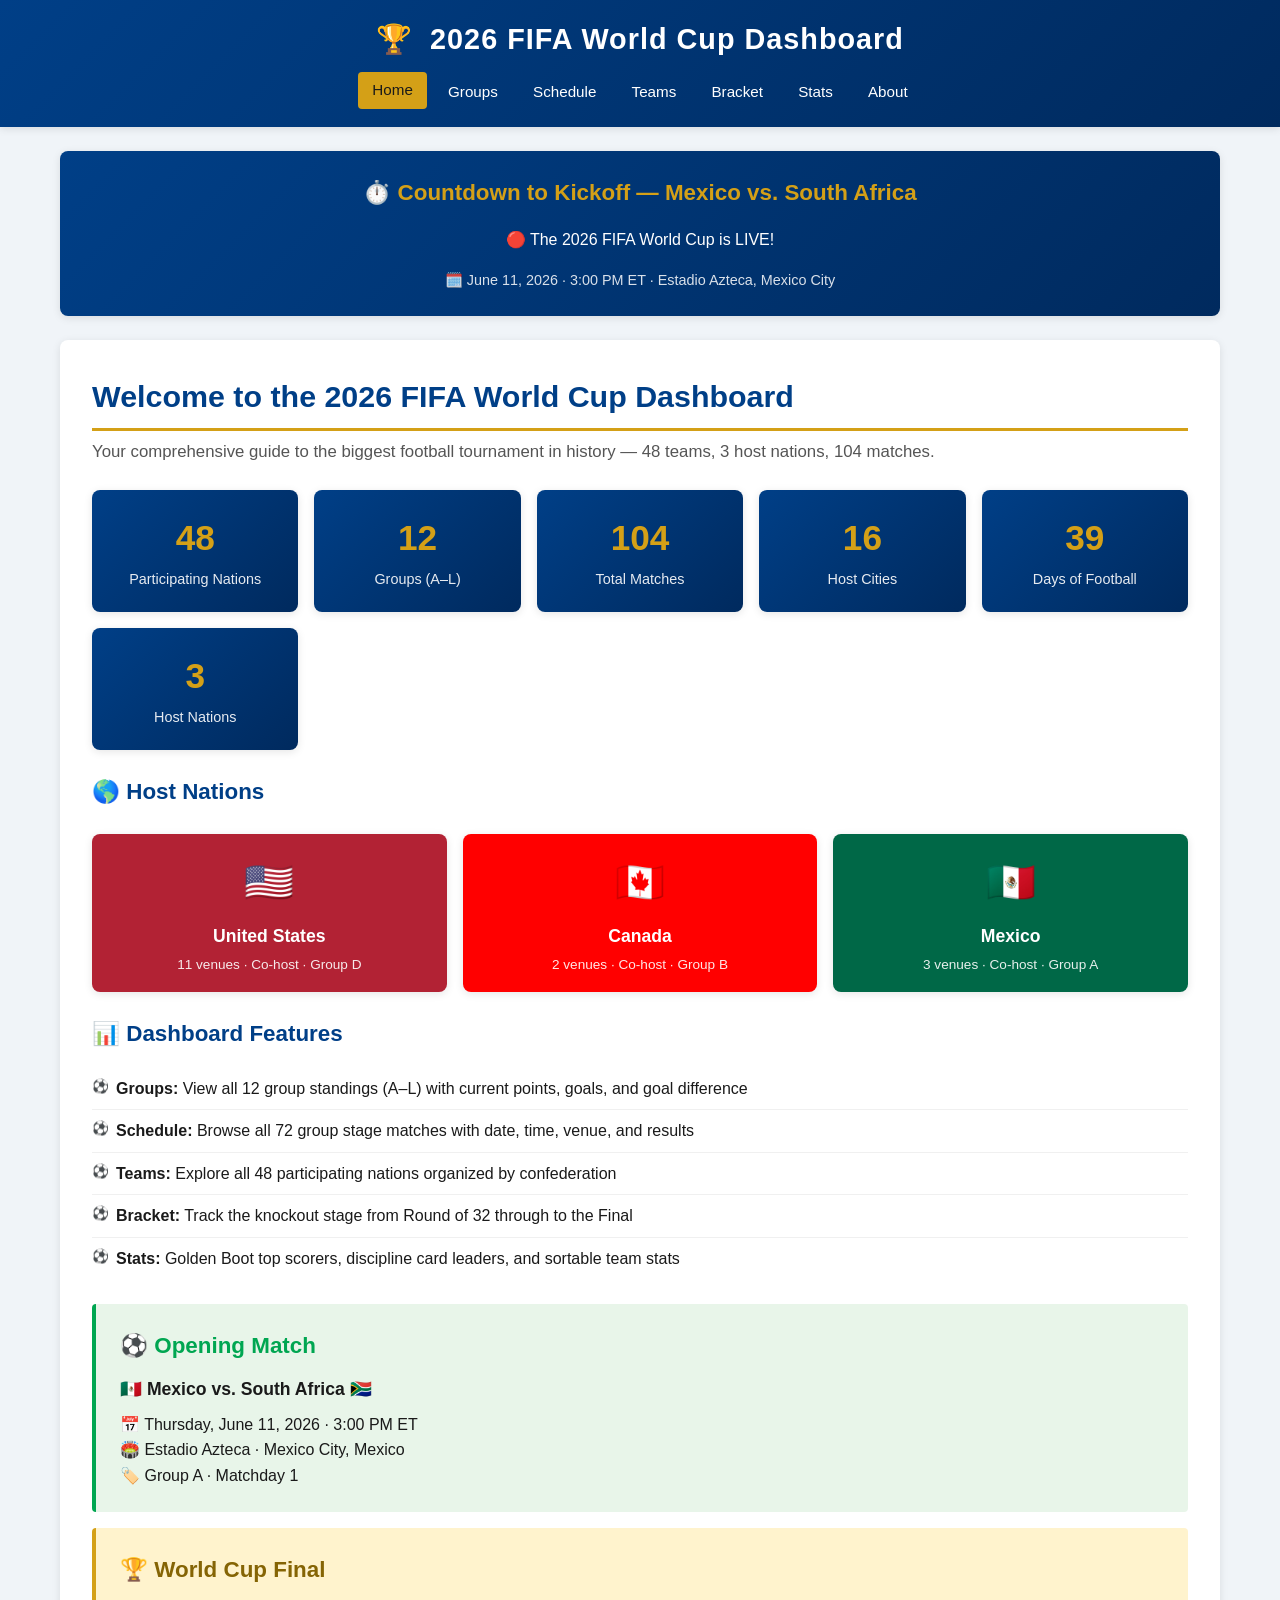
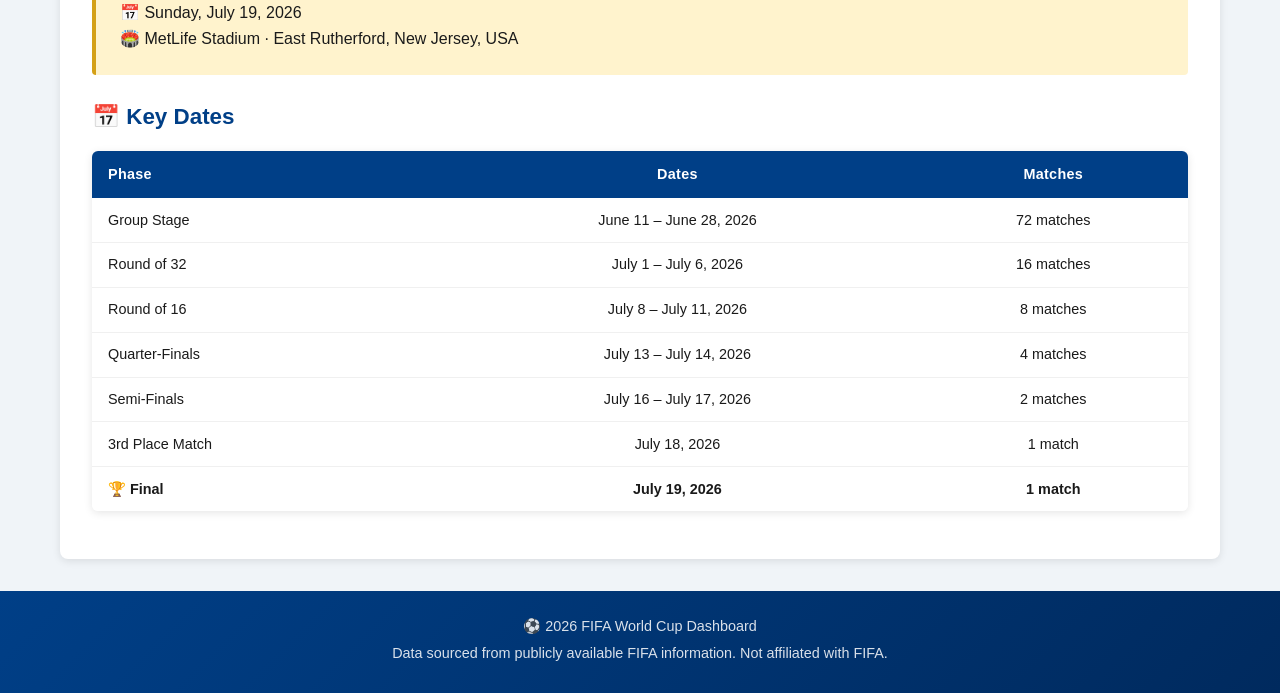
<file: index.html>
<!DOCTYPE html>
<html lang="en">
<head>
    <meta charset="UTF-8">
    <meta name="viewport" content="width=device-width, initial-scale=1.0">
    <title>2026 FIFA World Cup Dashboard</title>
    <link rel="stylesheet" href="styles.css?v=20260603">
</head>
<body>
    <header>
        <div class="container">
            <h1><span class="trophy">🏆</span> 2026 FIFA World Cup Dashboard</h1>
            <nav>
                <ul>
                    <li><a href="index.html" class="active">Home</a></li>
                    <li><a href="groups.html">Groups</a></li>
                    <li><a href="schedule.html">Schedule</a></li>
                    <li><a href="teams.html">Teams</a></li>
                    <li><a href="bracket.html">Bracket</a></li>
                    <li><a href="stats.html">Stats</a></li>
                    <li><a href="about.html">About</a></li>
                </ul>
            </nav>
        </div>
    </header>

    <main class="container">

        <!-- Countdown Section -->
        <section class="countdown-section">
            <h3>⏱️ Countdown to Kickoff — Mexico vs. South Africa</h3>
            <div id="countdown-display">
                <div class="countdown-grid">
                    <div class="countdown-unit"><span class="number">--</span><span class="unit-label">Days</span></div>
                    <div class="countdown-unit"><span class="number">--</span><span class="unit-label">Hours</span></div>
                    <div class="countdown-unit"><span class="number">--</span><span class="unit-label">Minutes</span></div>
                    <div class="countdown-unit"><span class="number">--</span><span class="unit-label">Seconds</span></div>
                </div>
            </div>
            <p style="margin-top:1rem;opacity:0.85;font-size:0.9rem;">🗓️ June 11, 2026 · 3:00 PM ET · Estadio Azteca, Mexico City</p>
        </section>

        <!-- Welcome / Overview -->
        <section>
            <h2>Welcome to the 2026 FIFA World Cup Dashboard</h2>
            <p class="subtitle">Your comprehensive guide to the biggest football tournament in history — 48 teams, 3 host nations, 104 matches.</p>

            <!-- Tournament Stats -->
            <div class="stats-grid">
                <div class="stat-card">
                    <span class="stat-number">48</span>
                    <span class="stat-label">Participating Nations</span>
                </div>
                <div class="stat-card">
                    <span class="stat-number">12</span>
                    <span class="stat-label">Groups (A–L)</span>
                </div>
                <div class="stat-card">
                    <span class="stat-number">104</span>
                    <span class="stat-label">Total Matches</span>
                </div>
                <div class="stat-card">
                    <span class="stat-number">16</span>
                    <span class="stat-label">Host Cities</span>
                </div>
                <div class="stat-card">
                    <span class="stat-number">39</span>
                    <span class="stat-label">Days of Football</span>
                </div>
                <div class="stat-card">
                    <span class="stat-number">3</span>
                    <span class="stat-label">Host Nations</span>
                </div>
            </div>

            <!-- Host Nations -->
            <h3>🌎 Host Nations</h3>
            <div class="host-nations">
                <div class="host-card usa">
                    <span class="flag">🇺🇸</span>
                    <h4>United States</h4>
                    <p>11 venues · Co-host · Group D</p>
                </div>
                <div class="host-card canada">
                    <span class="flag">🇨🇦</span>
                    <h4>Canada</h4>
                    <p>2 venues · Co-host · Group B</p>
                </div>
                <div class="host-card mexico">
                    <span class="flag">🇲🇽</span>
                    <h4>Mexico</h4>
                    <p>3 venues · Co-host · Group A</p>
                </div>
            </div>

            <!-- Features List -->
            <h3>📊 Dashboard Features</h3>
            <ul class="feature-list">
                <li><strong>Groups:</strong> View all 12 group standings (A–L) with current points, goals, and goal difference</li>
                <li><strong>Schedule:</strong> Browse all 72 group stage matches with date, time, venue, and results</li>
                <li><strong>Teams:</strong> Explore all 48 participating nations organized by confederation</li>
                <li><strong>Bracket:</strong> Track the knockout stage from Round of 32 through to the Final</li>
                <li><strong>Stats:</strong> Golden Boot top scorers, discipline card leaders, and sortable team stats</li>
            </ul>

            <!-- Opening Match Highlight -->
            <div style="margin-top:1.5rem;padding:1.5rem;background:#e8f5e9;border-left:4px solid #00a651;border-radius:4px;">
                <h3 style="margin-top:0;color:#00a651;">⚽ Opening Match</h3>
                <p style="margin-bottom:0.5rem;font-size:1.1rem;">
                    <strong>🇲🇽 Mexico vs. South Africa 🇿🇦</strong>
                </p>
                <p style="margin-bottom:0;">
                    📅 Thursday, June 11, 2026 · 3:00 PM ET<br>
                    🏟️ Estadio Azteca · Mexico City, Mexico<br>
                    🏷️ Group A · Matchday 1
                </p>
            </div>

            <!-- Final Highlight -->
            <div style="margin-top:1rem;padding:1.5rem;background:#fff3cd;border-left:4px solid #d4a017;border-radius:4px;">
                <h3 style="margin-top:0;color:#856404;">🏆 World Cup Final</h3>
                <p style="margin-bottom:0;">
                    📅 Sunday, July 19, 2026<br>
                    🏟️ MetLife Stadium · East Rutherford, New Jersey, USA
                </p>
            </div>

            <!-- Key Dates -->
            <h3>📅 Key Dates</h3>
            <div class="table-container">
                <table>
                    <thead>
                        <tr>
                            <th>Phase</th>
                            <th>Dates</th>
                            <th>Matches</th>
                        </tr>
                    </thead>
                    <tbody>
                        <tr><td>Group Stage</td><td>June 11 – June 28, 2026</td><td>72 matches</td></tr>
                        <tr><td>Round of 32</td><td>July 1 – July 6, 2026</td><td>16 matches</td></tr>
                        <tr><td>Round of 16</td><td>July 8 – July 11, 2026</td><td>8 matches</td></tr>
                        <tr><td>Quarter-Finals</td><td>July 13 – July 14, 2026</td><td>4 matches</td></tr>
                        <tr><td>Semi-Finals</td><td>July 16 – July 17, 2026</td><td>2 matches</td></tr>
                        <tr><td>3rd Place Match</td><td>July 18, 2026</td><td>1 match</td></tr>
                        <tr><td><strong>🏆 Final</strong></td><td><strong>July 19, 2026</strong></td><td><strong>1 match</strong></td></tr>
                    </tbody>
                </table>
            </div>
        </section>

    </main>

    <footer>
        <div class="container">
            <p>⚽ 2026 FIFA World Cup Dashboard</p>
            <p>Data sourced from publicly available FIFA information. Not affiliated with FIFA.</p>
        </div>
    </footer>

    <button id="scroll-to-top" class="scroll-to-top" aria-label="Scroll to top" title="Scroll to top">↑</button>

<script src="scores.js?v=20261015170547"></script>
    <script src="app.js?v=202607012020"></script>
</body>
</html>
</file>
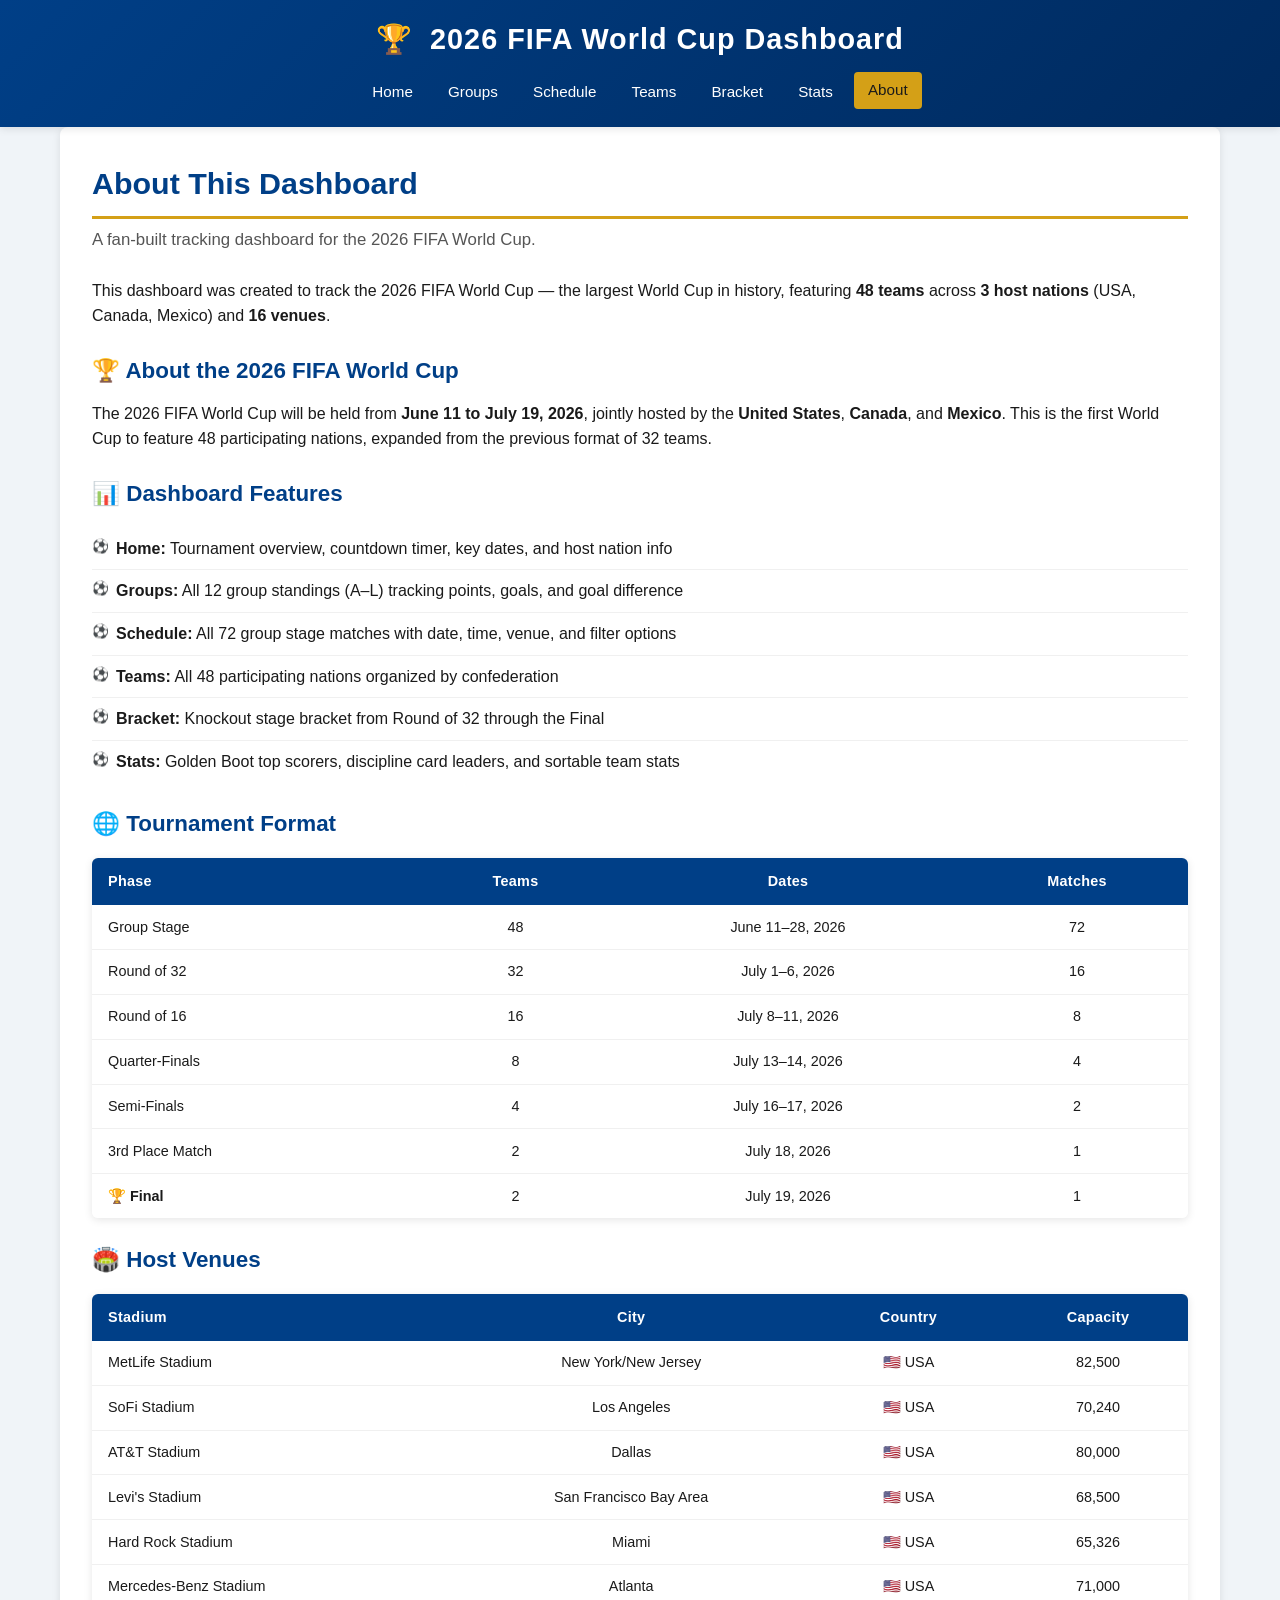
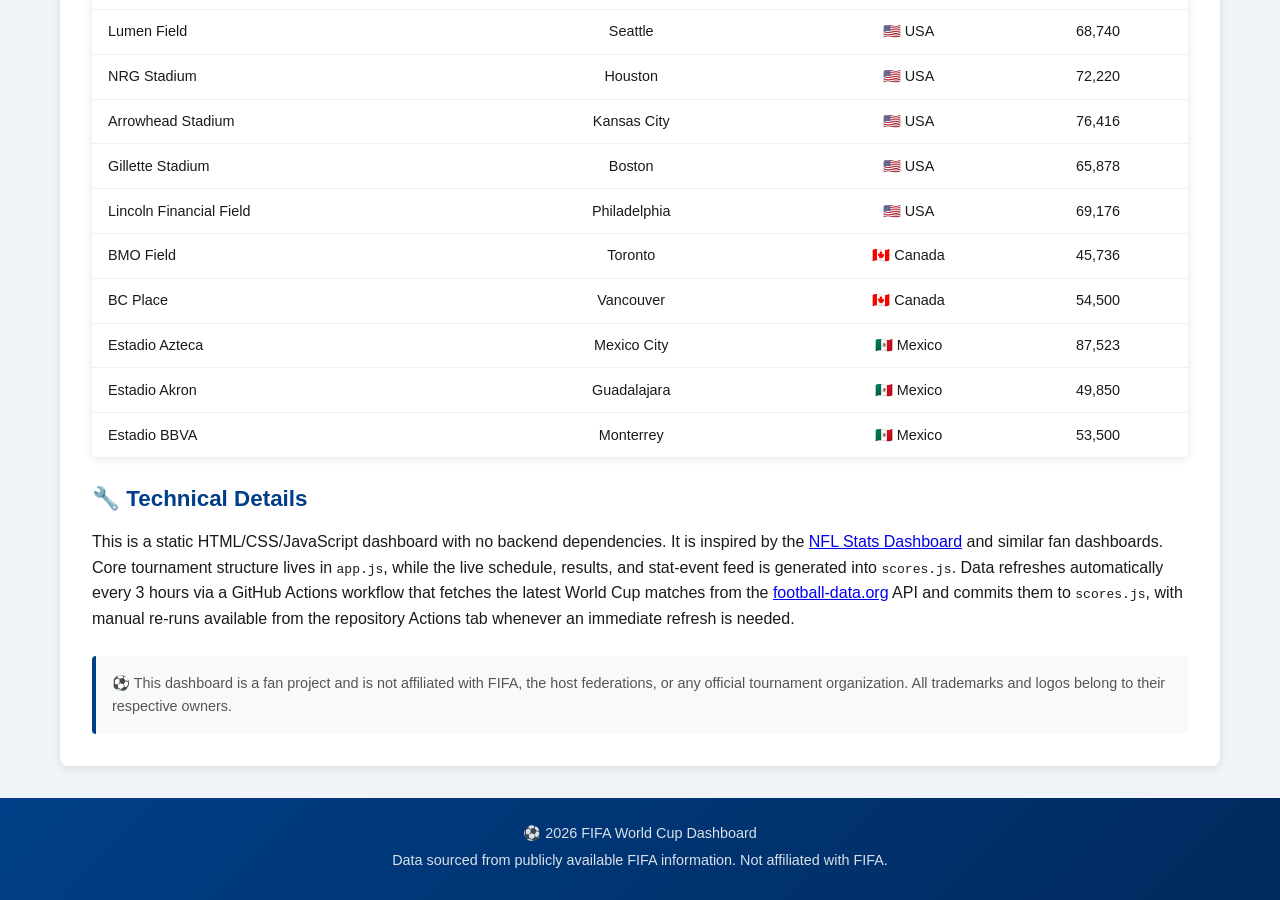
<file: about.html>
<!DOCTYPE html>
<html lang="en">
<head>
    <meta charset="UTF-8">
    <meta name="viewport" content="width=device-width, initial-scale=1.0">
    <title>2026 FIFA World Cup Dashboard – About</title>
    <link rel="stylesheet" href="styles.css?v=20260603">
</head>
<body>
    <header>
        <div class="container">
            <h1><span class="trophy">🏆</span> 2026 FIFA World Cup Dashboard</h1>
            <nav>
                <ul>
                    <li><a href="index.html">Home</a></li>
                    <li><a href="groups.html">Groups</a></li>
                    <li><a href="schedule.html">Schedule</a></li>
                    <li><a href="teams.html">Teams</a></li>
                    <li><a href="bracket.html">Bracket</a></li>
                    <li><a href="stats.html">Stats</a></li>
                    <li><a href="about.html" class="active">About</a></li>
                </ul>
            </nav>
        </div>
    </header>

    <main class="container">
        <section>
            <h2>About This Dashboard</h2>
            <p class="subtitle">A fan-built tracking dashboard for the 2026 FIFA World Cup.</p>

            <p>
                This dashboard was created to track the 2026 FIFA World Cup — the largest World Cup
                in history, featuring <strong>48 teams</strong> across <strong>3 host nations</strong>
                (USA, Canada, Mexico) and <strong>16 venues</strong>.
            </p>

            <h3>🏆 About the 2026 FIFA World Cup</h3>
            <p>
                The 2026 FIFA World Cup will be held from <strong>June 11 to July 19, 2026</strong>,
                jointly hosted by the <strong>United States</strong>, <strong>Canada</strong>, and
                <strong>Mexico</strong>. This is the first World Cup to feature 48 participating nations,
                expanded from the previous format of 32 teams.
            </p>

            <h3>📊 Dashboard Features</h3>
            <ul class="feature-list">
                <li><strong>Home:</strong> Tournament overview, countdown timer, key dates, and host nation info</li>
                <li><strong>Groups:</strong> All 12 group standings (A–L) tracking points, goals, and goal difference</li>
                <li><strong>Schedule:</strong> All 72 group stage matches with date, time, venue, and filter options</li>
                <li><strong>Teams:</strong> All 48 participating nations organized by confederation</li>
                <li><strong>Bracket:</strong> Knockout stage bracket from Round of 32 through the Final</li>
                <li><strong>Stats:</strong> Golden Boot top scorers, discipline card leaders, and sortable team stats</li>
            </ul>

            <h3>🌐 Tournament Format</h3>
            <div class="table-container">
                <table>
                    <thead>
                        <tr>
                            <th>Phase</th>
                            <th>Teams</th>
                            <th>Dates</th>
                            <th>Matches</th>
                        </tr>
                    </thead>
                    <tbody>
                        <tr><td>Group Stage</td><td>48</td><td>June 11–28, 2026</td><td>72</td></tr>
                        <tr><td>Round of 32</td><td>32</td><td>July 1–6, 2026</td><td>16</td></tr>
                        <tr><td>Round of 16</td><td>16</td><td>July 8–11, 2026</td><td>8</td></tr>
                        <tr><td>Quarter-Finals</td><td>8</td><td>July 13–14, 2026</td><td>4</td></tr>
                        <tr><td>Semi-Finals</td><td>4</td><td>July 16–17, 2026</td><td>2</td></tr>
                        <tr><td>3rd Place Match</td><td>2</td><td>July 18, 2026</td><td>1</td></tr>
                        <tr><td><strong>🏆 Final</strong></td><td>2</td><td>July 19, 2026</td><td>1</td></tr>
                    </tbody>
                </table>
            </div>

            <h3>🏟️ Host Venues</h3>
            <div class="table-container">
                <table>
                    <thead>
                        <tr>
                            <th>Stadium</th>
                            <th>City</th>
                            <th>Country</th>
                            <th>Capacity</th>
                        </tr>
                    </thead>
                    <tbody>
                        <tr><td>MetLife Stadium</td><td>New York/New Jersey</td><td>🇺🇸 USA</td><td>82,500</td></tr>
                        <tr><td>SoFi Stadium</td><td>Los Angeles</td><td>🇺🇸 USA</td><td>70,240</td></tr>
                        <tr><td>AT&T Stadium</td><td>Dallas</td><td>🇺🇸 USA</td><td>80,000</td></tr>
                        <tr><td>Levi's Stadium</td><td>San Francisco Bay Area</td><td>🇺🇸 USA</td><td>68,500</td></tr>
                        <tr><td>Hard Rock Stadium</td><td>Miami</td><td>🇺🇸 USA</td><td>65,326</td></tr>
                        <tr><td>Mercedes-Benz Stadium</td><td>Atlanta</td><td>🇺🇸 USA</td><td>71,000</td></tr>
                        <tr><td>Lumen Field</td><td>Seattle</td><td>🇺🇸 USA</td><td>68,740</td></tr>
                        <tr><td>NRG Stadium</td><td>Houston</td><td>🇺🇸 USA</td><td>72,220</td></tr>
                        <tr><td>Arrowhead Stadium</td><td>Kansas City</td><td>🇺🇸 USA</td><td>76,416</td></tr>
                        <tr><td>Gillette Stadium</td><td>Boston</td><td>🇺🇸 USA</td><td>65,878</td></tr>
                        <tr><td>Lincoln Financial Field</td><td>Philadelphia</td><td>🇺🇸 USA</td><td>69,176</td></tr>
                        <tr><td>BMO Field</td><td>Toronto</td><td>🇨🇦 Canada</td><td>45,736</td></tr>
                        <tr><td>BC Place</td><td>Vancouver</td><td>🇨🇦 Canada</td><td>54,500</td></tr>
                        <tr><td>Estadio Azteca</td><td>Mexico City</td><td>🇲🇽 Mexico</td><td>87,523</td></tr>
                        <tr><td>Estadio Akron</td><td>Guadalajara</td><td>🇲🇽 Mexico</td><td>49,850</td></tr>
                        <tr><td>Estadio BBVA</td><td>Monterrey</td><td>🇲🇽 Mexico</td><td>53,500</td></tr>
                    </tbody>
                </table>
            </div>

            <h3>🔧 Technical Details</h3>
            <p>
                This is a static HTML/CSS/JavaScript dashboard with no backend dependencies.
                It is inspired by the
                <a href="https://github.com/jjesse/nfl-stats-dashboard" target="_blank" rel="noopener noreferrer">NFL Stats Dashboard</a>
                and similar fan dashboards. Core tournament structure lives in <code>app.js</code>, while
                the live schedule, results, and stat-event feed is generated into <code>scores.js</code>.
                Data refreshes automatically every 3 hours via a GitHub Actions workflow that fetches the
                latest World Cup matches from the
                <a href="https://www.football-data.org/" target="_blank" rel="noopener noreferrer">football-data.org</a>
                API and commits them to <code>scores.js</code>, with manual re-runs available from the
                repository Actions tab whenever an immediate refresh is needed.
            </p>

            <div style="margin-top:1.5rem;padding:1rem;background:#f8f9fa;border-left:4px solid #003f87;border-radius:4px;">
                <p style="margin:0;font-size:0.9rem;color:#555;">
                    ⚽ This dashboard is a fan project and is not affiliated with FIFA, the host federations,
                    or any official tournament organization. All trademarks and logos belong to their
                    respective owners.
                </p>
            </div>
        </section>
    </main>

    <footer>
        <div class="container">
            <p>⚽ 2026 FIFA World Cup Dashboard</p>
            <p>Data sourced from publicly available FIFA information. Not affiliated with FIFA.</p>
        </div>
    </footer>

    <button id="scroll-to-top" class="scroll-to-top" aria-label="Scroll to top" title="Scroll to top">↑</button>

<script src="scores.js?v=20261015170547"></script>
    <script src="app.js?v=202607012020"></script>
</body>
</html>
</file>
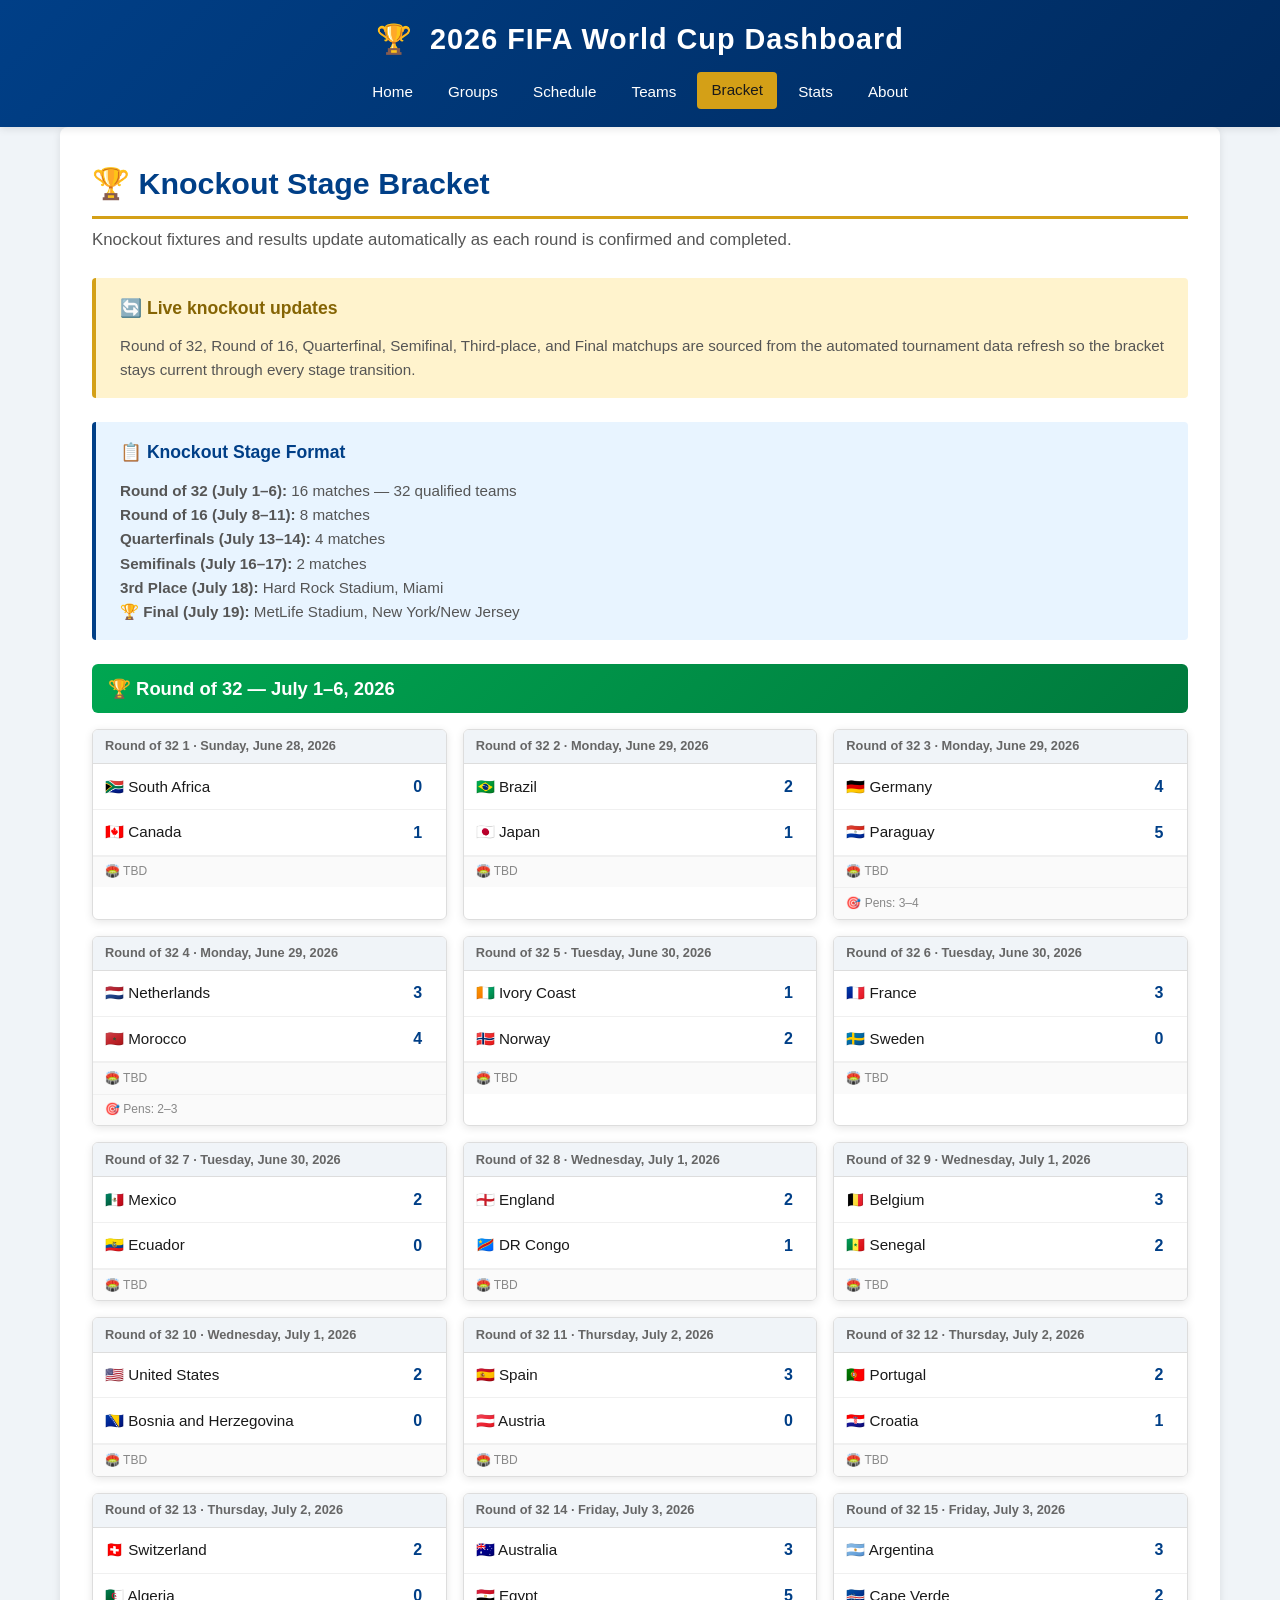
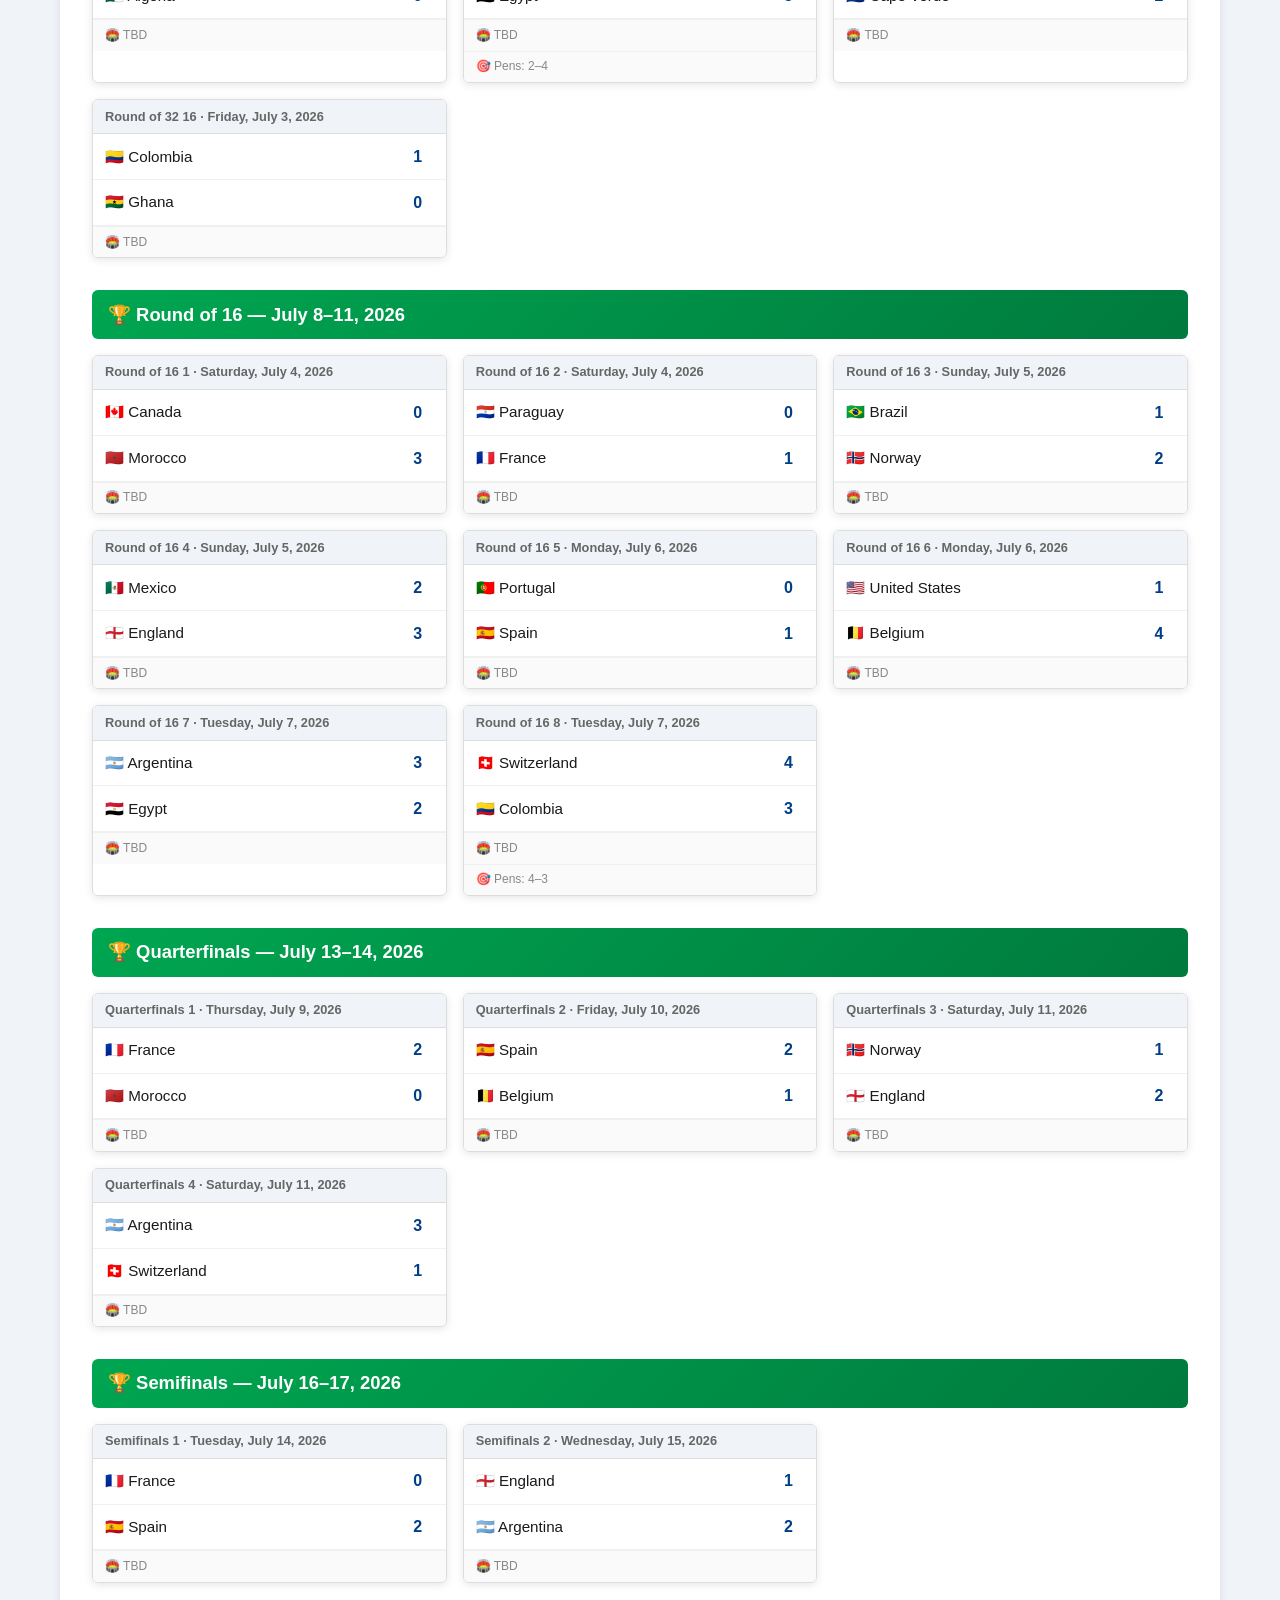
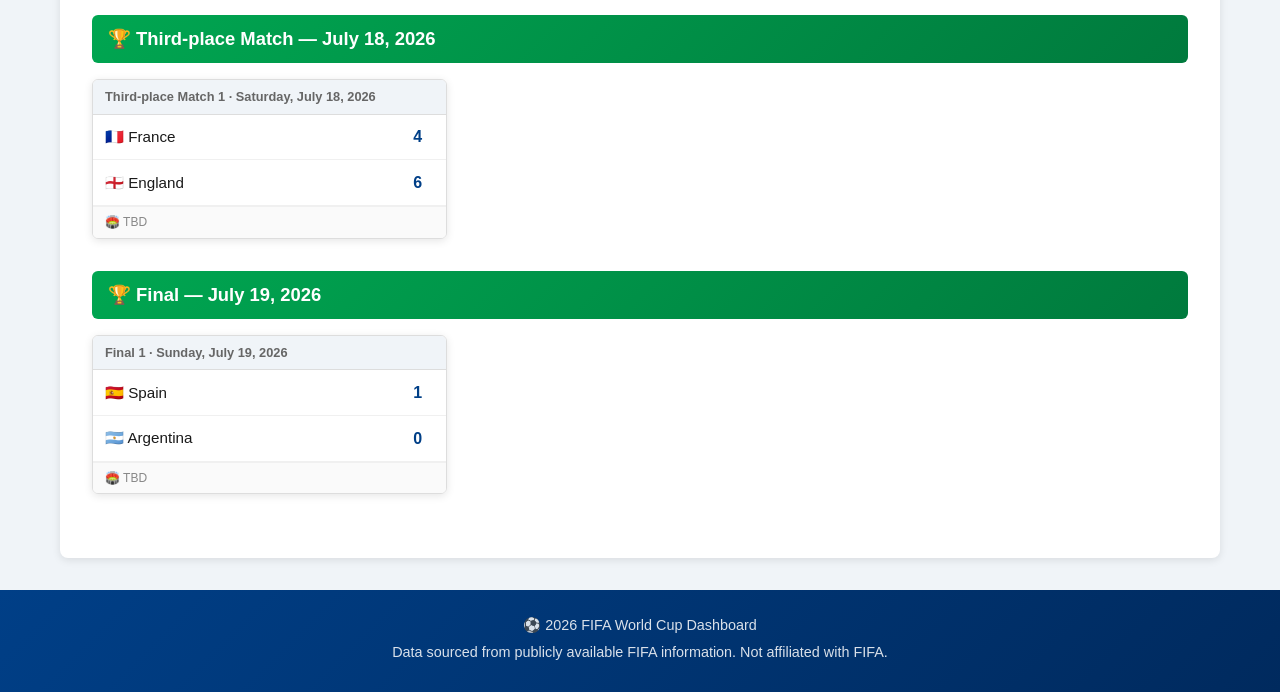
<file: bracket.html>
<!DOCTYPE html>
<html lang="en">
<head>
    <meta charset="UTF-8">
    <meta name="viewport" content="width=device-width, initial-scale=1.0">
    <title>2026 FIFA World Cup Dashboard – Bracket</title>
    <link rel="stylesheet" href="styles.css?v=20260603">
</head>
<body>
    <header>
        <div class="container">
            <h1><span class="trophy">🏆</span> 2026 FIFA World Cup Dashboard</h1>
            <nav>
                <ul>
                    <li><a href="index.html">Home</a></li>
                    <li><a href="groups.html">Groups</a></li>
                    <li><a href="schedule.html">Schedule</a></li>
                    <li><a href="teams.html">Teams</a></li>
                    <li><a href="bracket.html" class="active">Bracket</a></li>
                    <li><a href="stats.html">Stats</a></li>
                    <li><a href="about.html">About</a></li>
                </ul>
            </nav>
        </div>
    </header>

    <main class="container">
        <section>
            <h2>🏆 Knockout Stage Bracket</h2>
            <p class="subtitle">
                Knockout fixtures and results update automatically as each round is confirmed and completed.
            </p>

            <div class="bracket-info">
                <h3>🔄 Live knockout updates</h3>
                <p>
                    Round of 32, Round of 16, Quarterfinal, Semifinal, Third-place, and Final matchups are
                    sourced from the automated tournament data refresh so the bracket stays current through
                    every stage transition.
                </p>
            </div>

            <div class="bracket-info" style="background:#e8f4ff;border-color:#003f87;margin-top:1rem;">
                <h3 style="color:#003f87;">📋 Knockout Stage Format</h3>
                <p>
                    <strong>Round of 32 (July 1–6):</strong> 16 matches — 32 qualified teams<br>
                    <strong>Round of 16 (July 8–11):</strong> 8 matches<br>
                    <strong>Quarterfinals (July 13–14):</strong> 4 matches<br>
                    <strong>Semifinals (July 16–17):</strong> 2 matches<br>
                    <strong>3rd Place (July 18):</strong> Hard Rock Stadium, Miami<br>
                    <strong>🏆 Final (July 19):</strong> MetLife Stadium, New York/New Jersey
                </p>
            </div>

            <div id="bracket-container">
                <p class="loading">Loading bracket...</p>
            </div>
        </section>
    </main>

    <footer>
        <div class="container">
            <p>⚽ 2026 FIFA World Cup Dashboard</p>
            <p>Data sourced from publicly available FIFA information. Not affiliated with FIFA.</p>
        </div>
    </footer>

    <button id="scroll-to-top" class="scroll-to-top" aria-label="Scroll to top" title="Scroll to top">↑</button>

<script src="scores.js?v=20261015170547"></script>
    <script src="app.js?v=202607012020"></script>
</body>
</html>
</file>
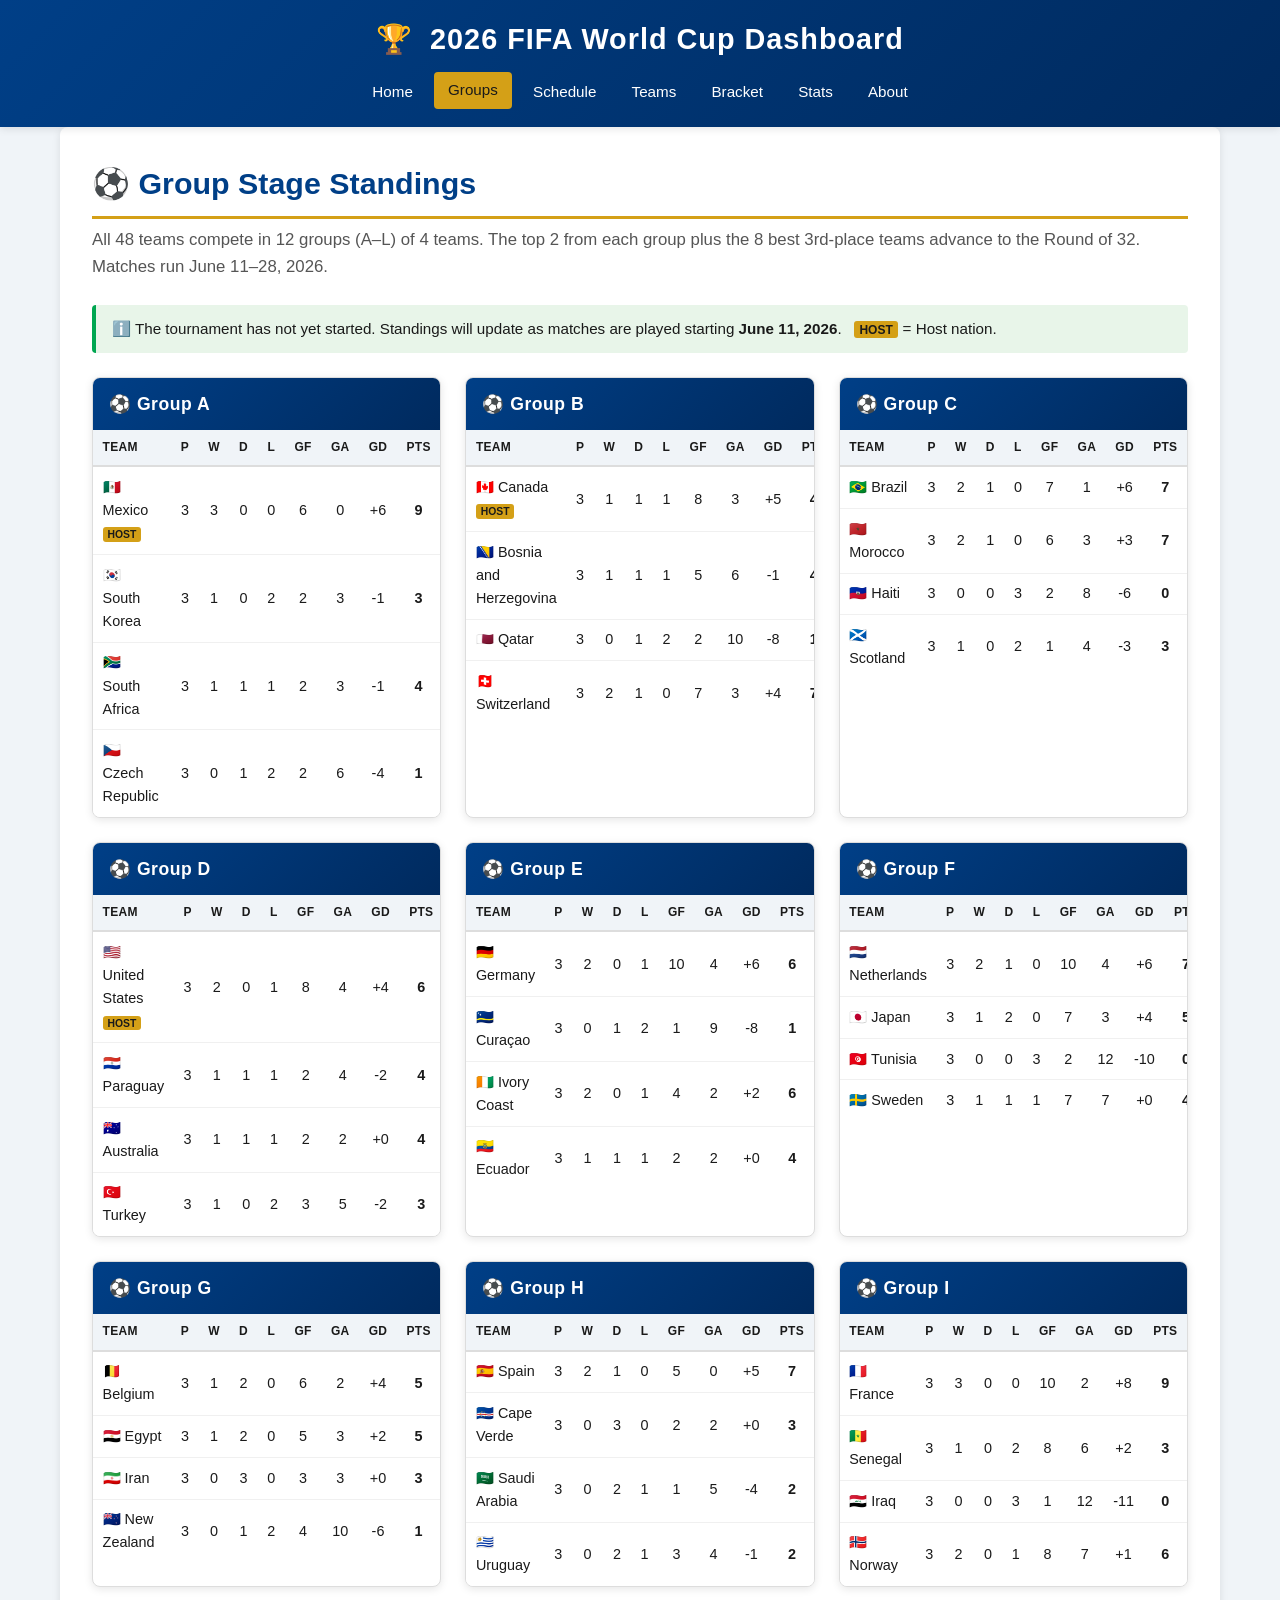
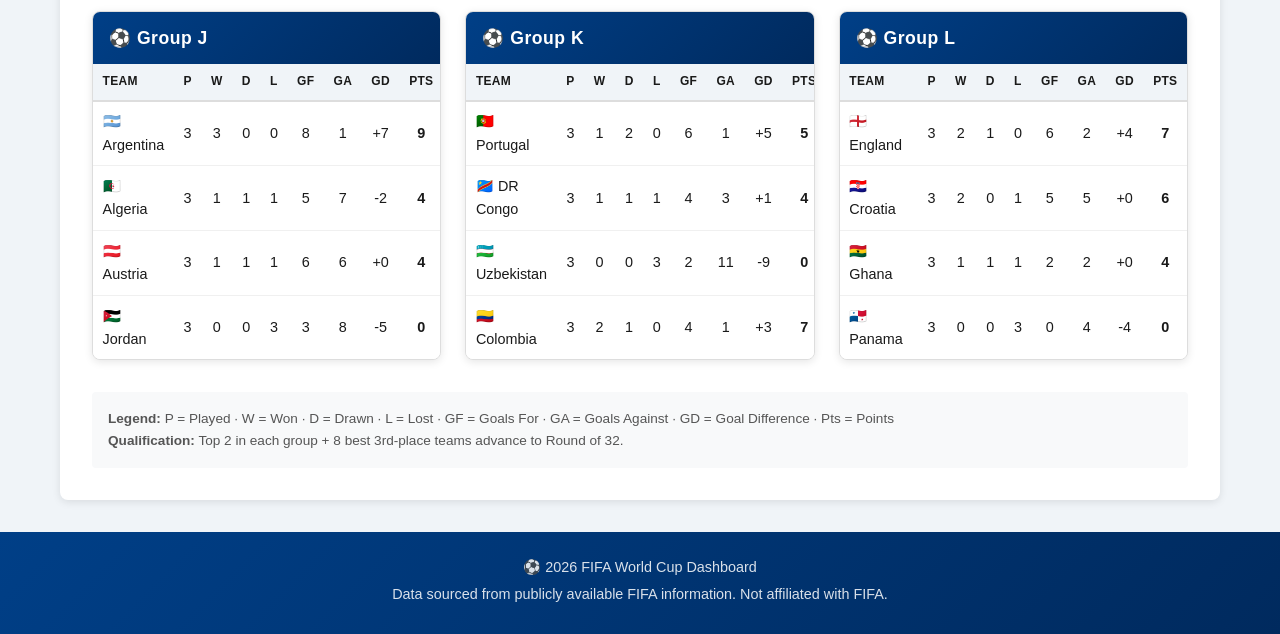
<file: groups.html>
<!DOCTYPE html>
<html lang="en">
<head>
    <meta charset="UTF-8">
    <meta name="viewport" content="width=device-width, initial-scale=1.0">
    <title>2026 FIFA World Cup Dashboard – Groups</title>
    <link rel="stylesheet" href="styles.css?v=20260603">
</head>
<body>
    <header>
        <div class="container">
            <h1><span class="trophy">🏆</span> 2026 FIFA World Cup Dashboard</h1>
            <nav>
                <ul>
                    <li><a href="index.html">Home</a></li>
                    <li><a href="groups.html" class="active">Groups</a></li>
                    <li><a href="schedule.html">Schedule</a></li>
                    <li><a href="teams.html">Teams</a></li>
                    <li><a href="bracket.html">Bracket</a></li>
                    <li><a href="stats.html">Stats</a></li>
                    <li><a href="about.html">About</a></li>
                </ul>
            </nav>
        </div>
    </header>

    <main class="container">
        <section>
            <h2>⚽ Group Stage Standings</h2>
            <p class="subtitle">
                All 48 teams compete in 12 groups (A–L) of 4 teams. The top 2 from each group plus the
                8 best 3rd-place teams advance to the Round of 32. Matches run June 11–28, 2026.
            </p>

            <div style="padding:0.75rem 1rem;background:#e8f5e9;border-left:4px solid #00a651;border-radius:4px;margin-bottom:1.5rem;font-size:0.95rem;">
                ℹ️ The tournament has not yet started. Standings will update as matches are played starting <strong>June 11, 2026</strong>.
                <span style="background:#d4a017;color:#1a1a1a;padding:0.1rem 0.35rem;border-radius:3px;font-weight:700;font-size:0.75rem;margin-left:0.5rem;">HOST</span>
                = Host nation.
            </div>

            <div id="groups-container">
                <p class="loading">Loading groups...</p>
            </div>

            <div style="margin-top:2rem;padding:1rem;background:#f8f9fa;border-radius:4px;font-size:0.85rem;color:#555;">
                <strong>Legend:</strong>
                P = Played · W = Won · D = Drawn · L = Lost · GF = Goals For · GA = Goals Against · GD = Goal Difference · Pts = Points<br>
                <strong>Qualification:</strong> Top 2 in each group + 8 best 3rd-place teams advance to Round of 32.
            </div>
        </section>
    </main>

    <footer>
        <div class="container">
            <p>⚽ 2026 FIFA World Cup Dashboard</p>
            <p>Data sourced from publicly available FIFA information. Not affiliated with FIFA.</p>
        </div>
    </footer>

    <button id="scroll-to-top" class="scroll-to-top" aria-label="Scroll to top" title="Scroll to top">↑</button>

<script src="scores.js?v=20261015170547"></script>
    <script src="app.js?v=202607012020"></script>
</body>
</html>
</file>
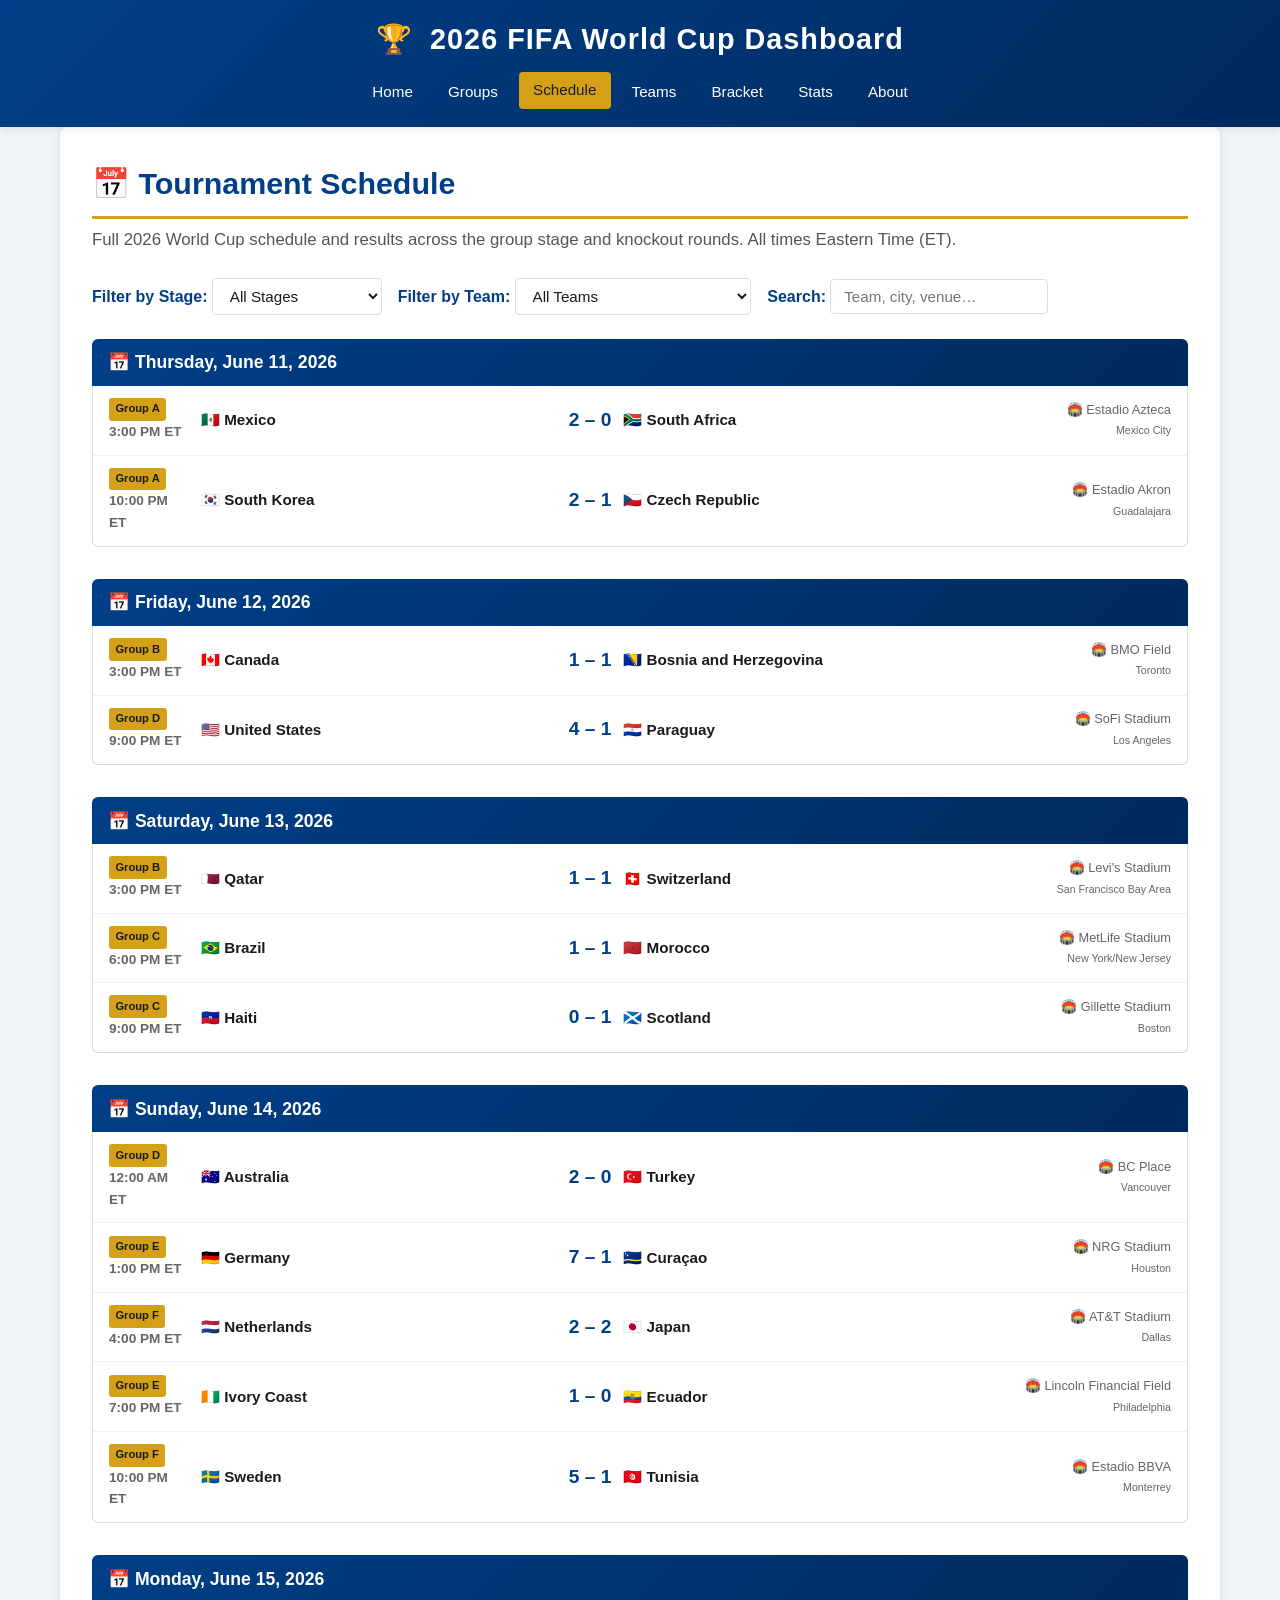
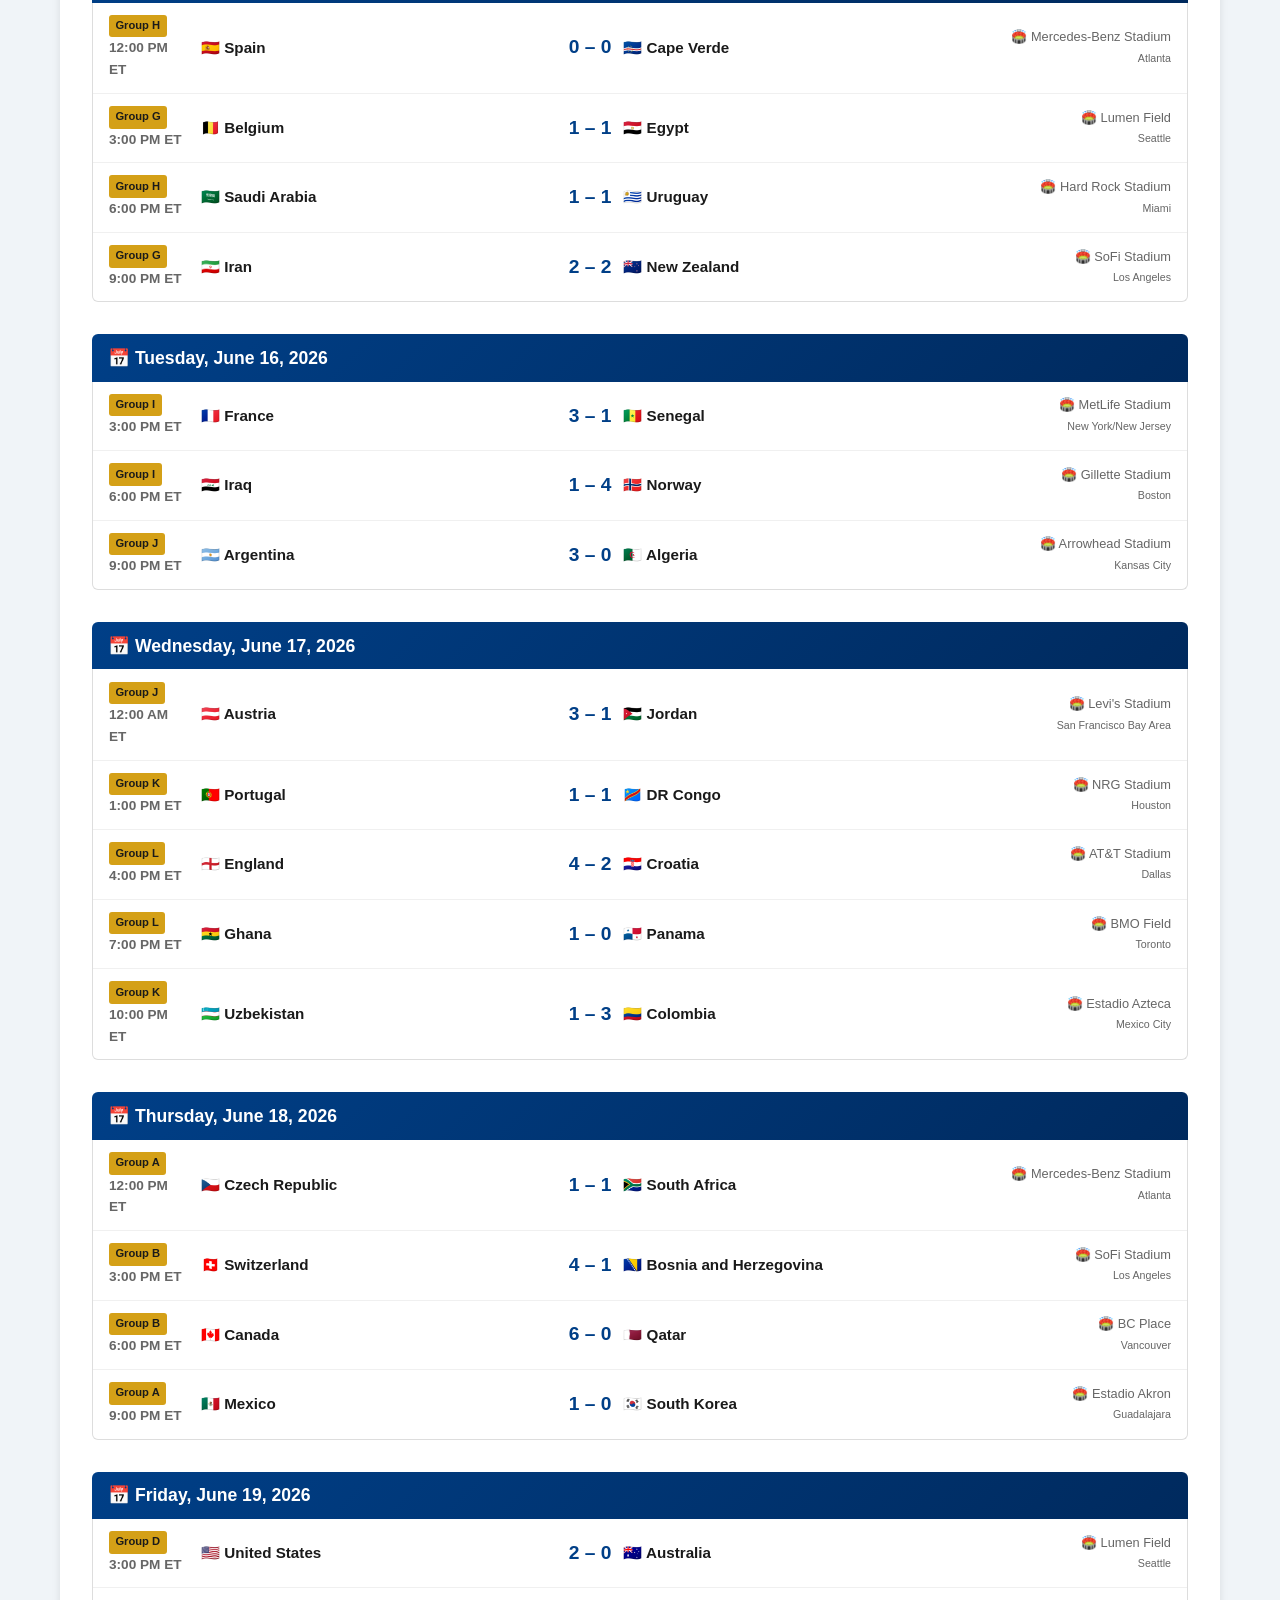
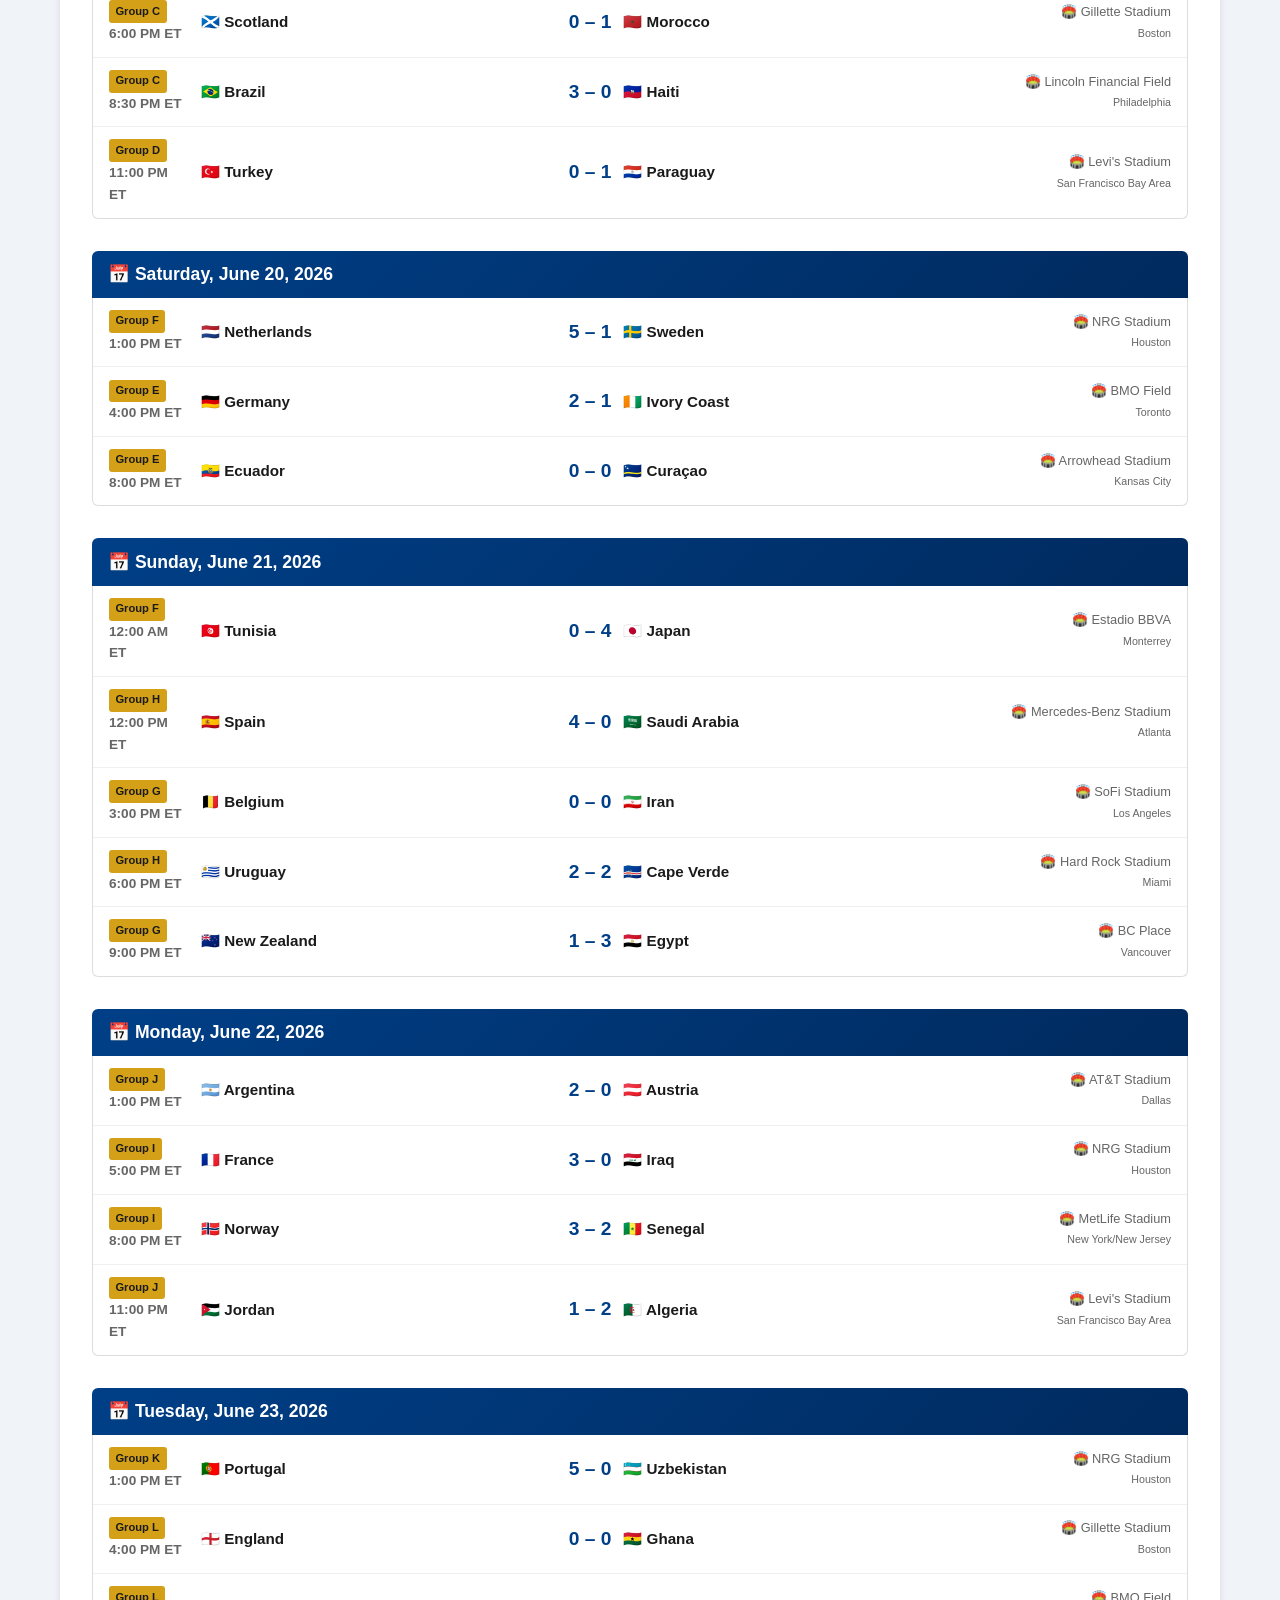
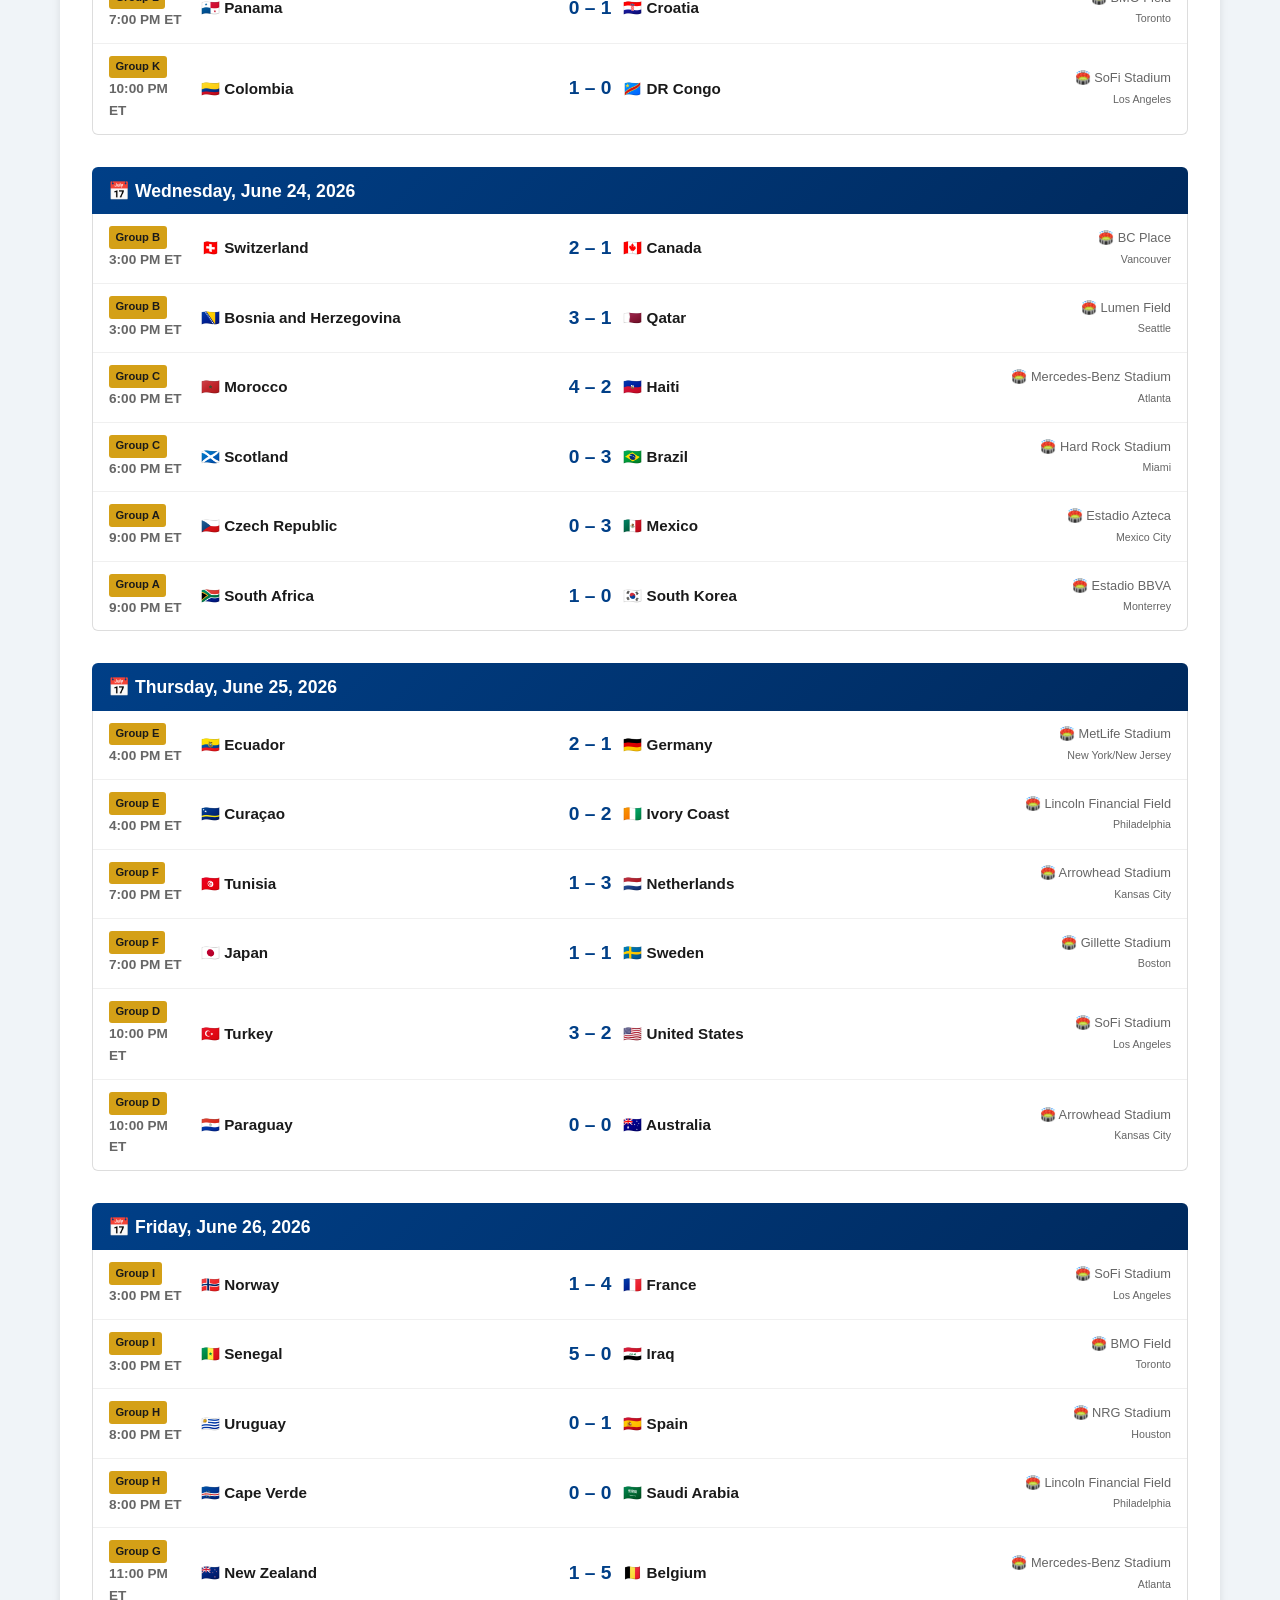
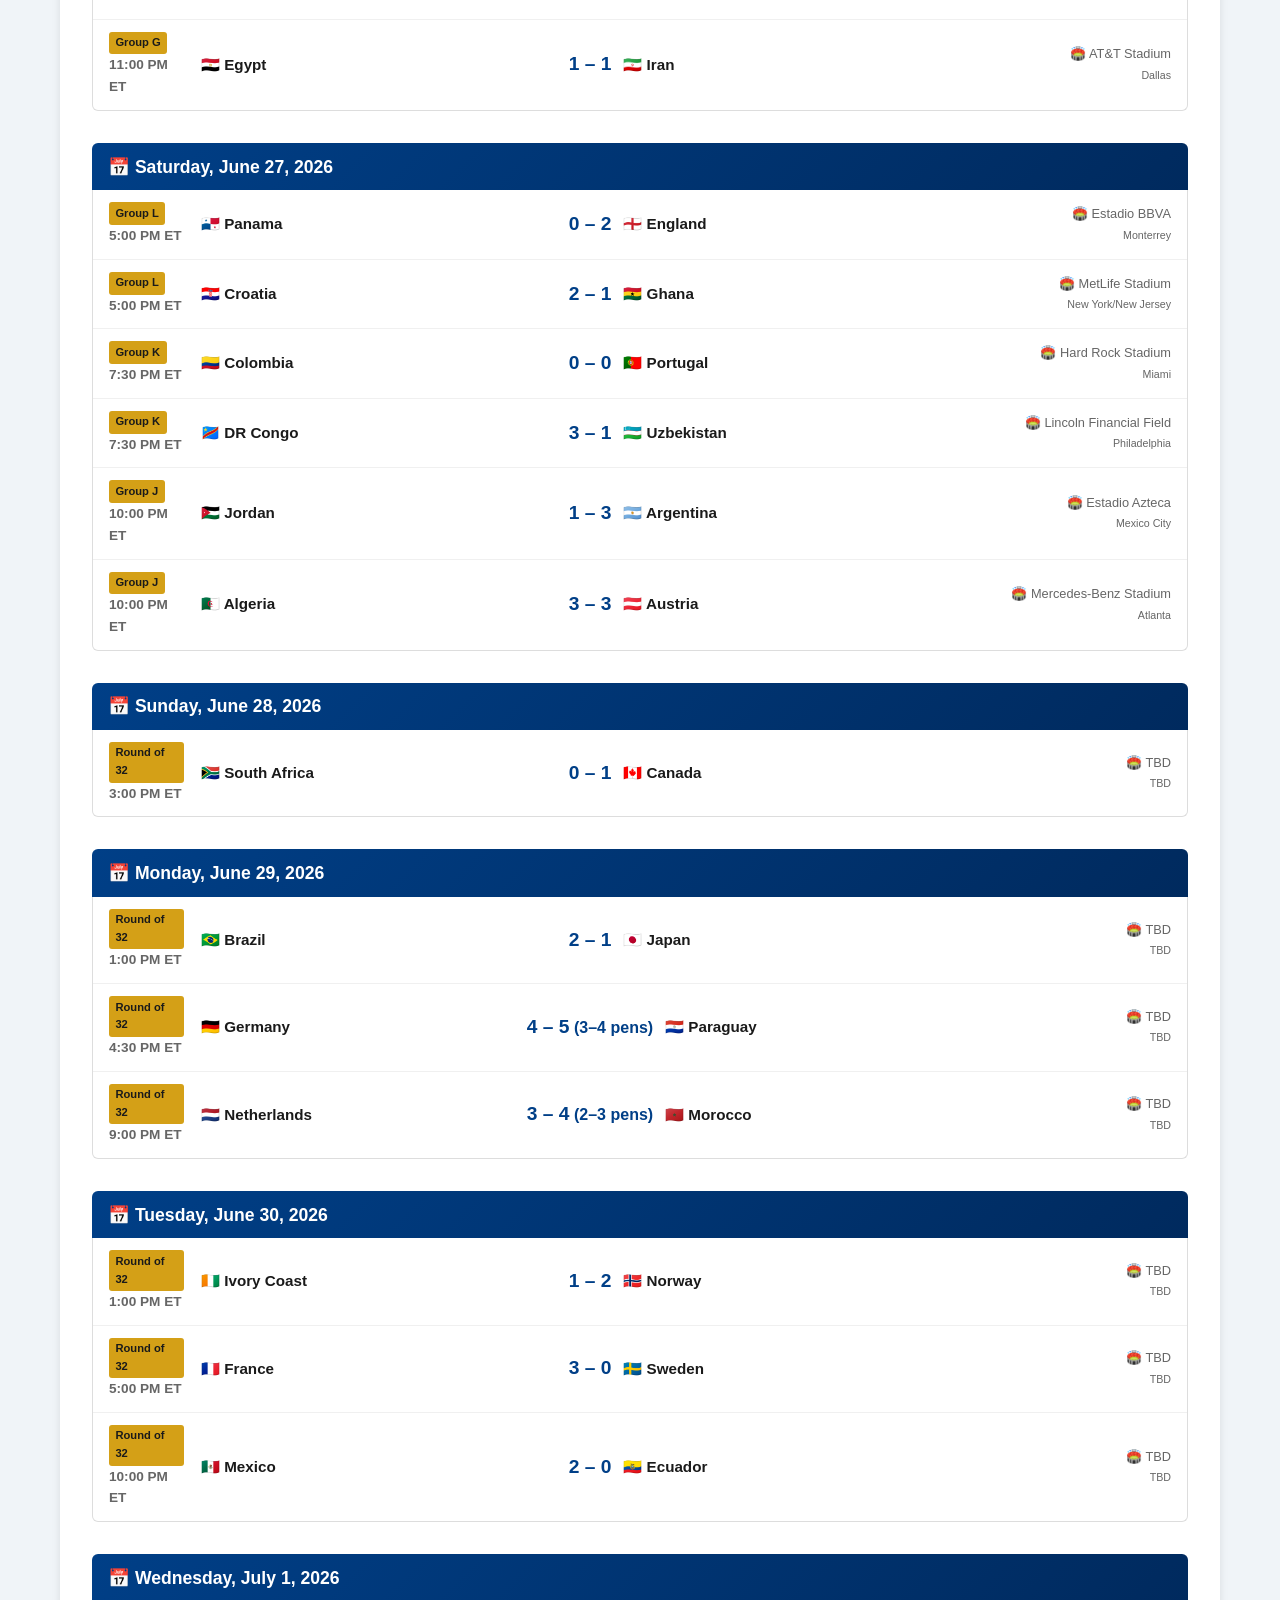
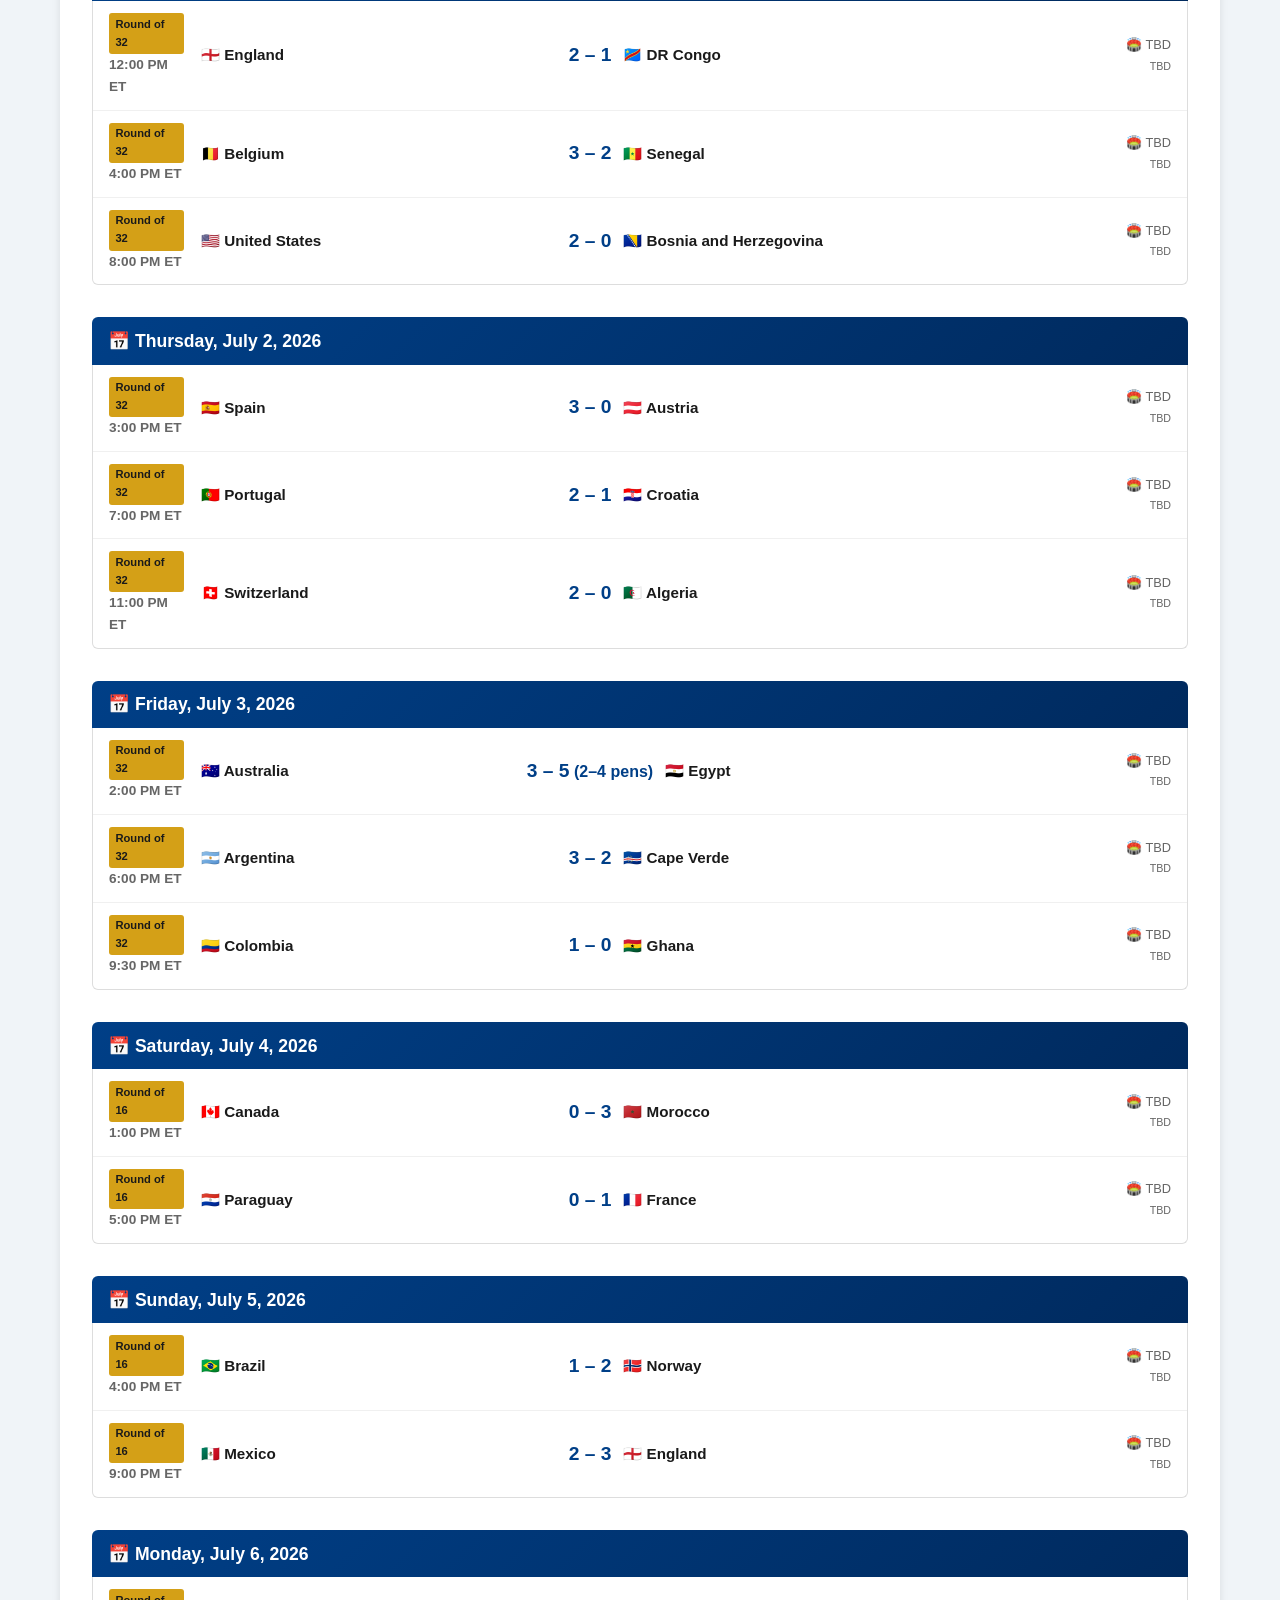
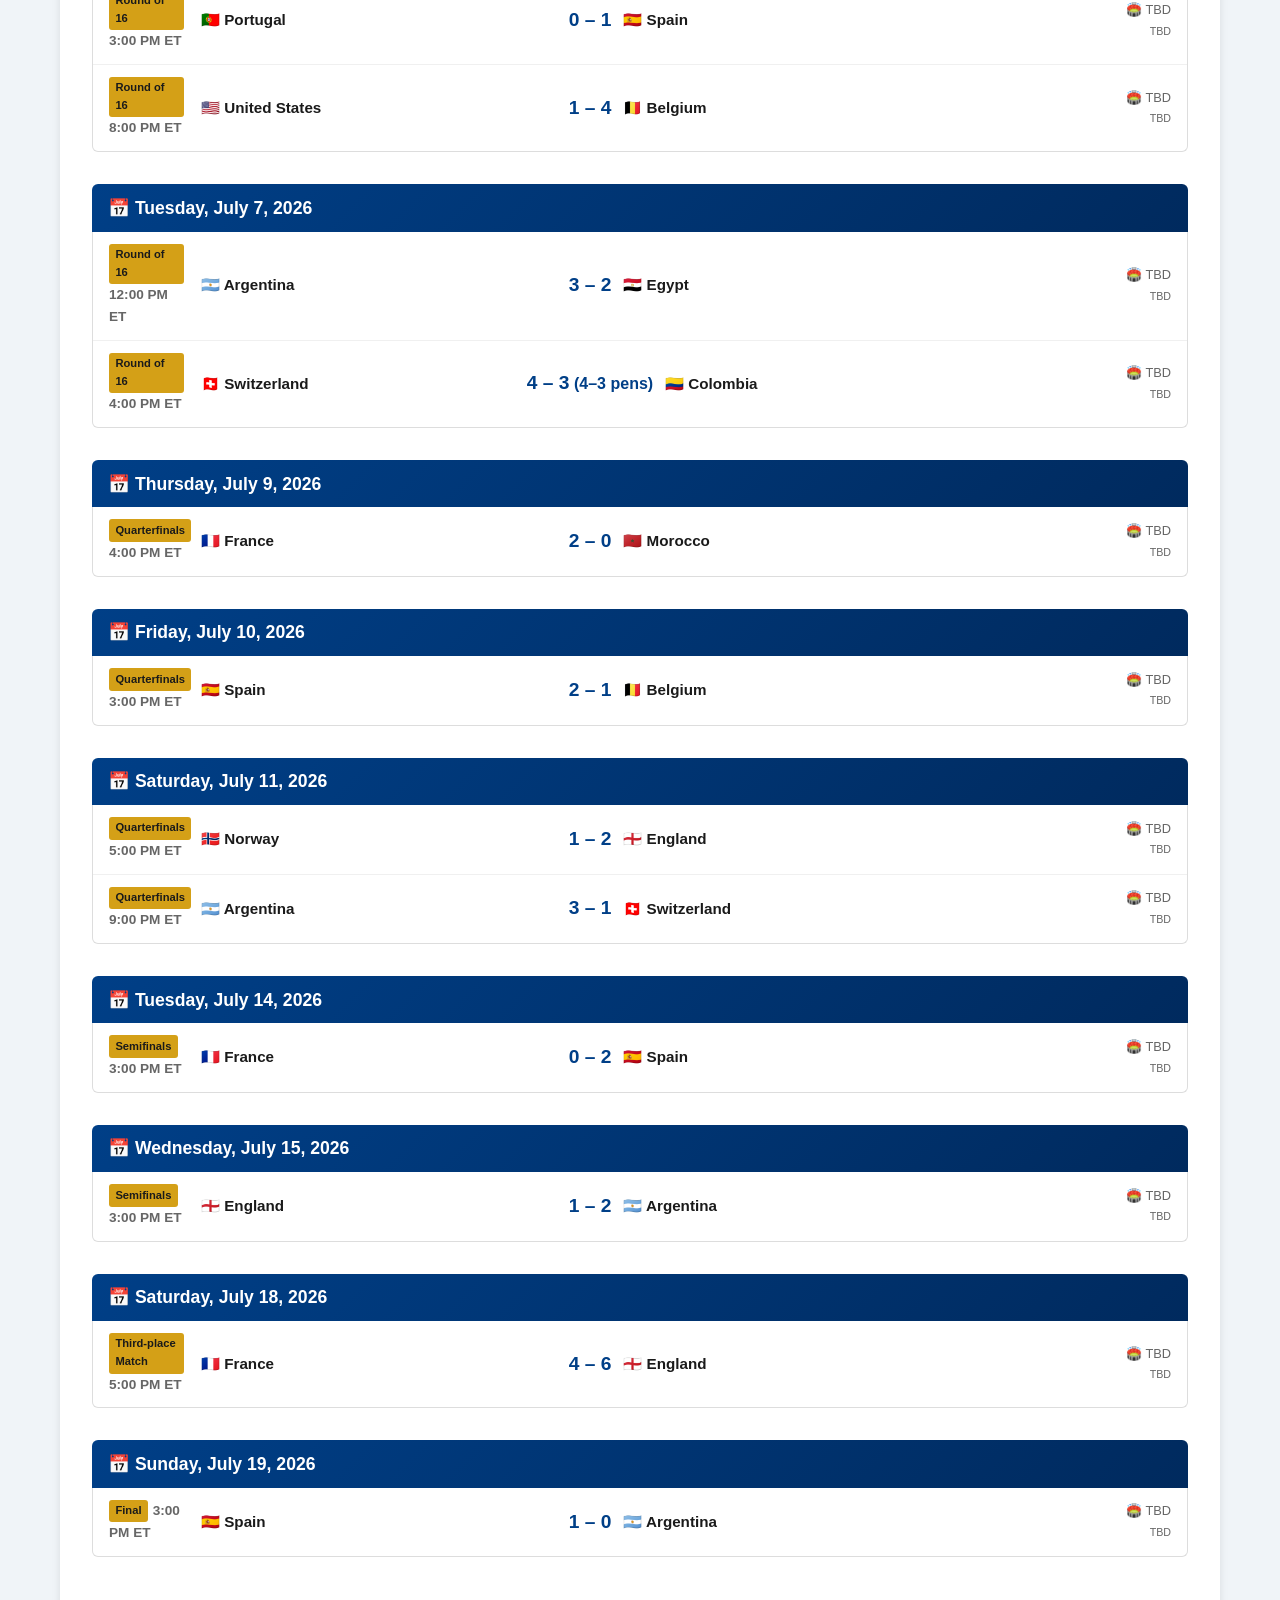
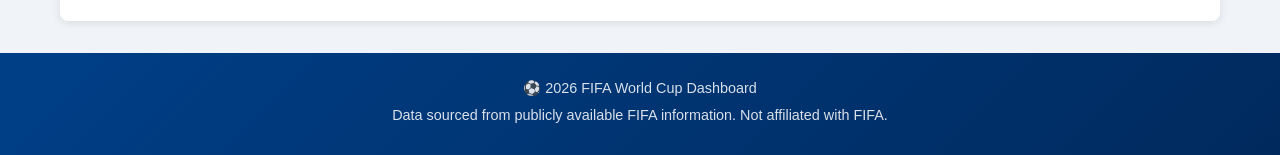
<file: schedule.html>
<!DOCTYPE html>
<html lang="en">
<head>
    <meta charset="UTF-8">
    <meta name="viewport" content="width=device-width, initial-scale=1.0">
    <title>2026 FIFA World Cup Dashboard – Schedule</title>
    <link rel="stylesheet" href="styles.css?v=20260603">
</head>
<body>
    <header>
        <div class="container">
            <h1><span class="trophy">🏆</span> 2026 FIFA World Cup Dashboard</h1>
            <nav>
                <ul>
                    <li><a href="index.html">Home</a></li>
                    <li><a href="groups.html">Groups</a></li>
                    <li><a href="schedule.html" class="active">Schedule</a></li>
                    <li><a href="teams.html">Teams</a></li>
                    <li><a href="bracket.html">Bracket</a></li>
                    <li><a href="stats.html">Stats</a></li>
                    <li><a href="about.html">About</a></li>
                </ul>
            </nav>
        </div>
    </header>

    <main class="container">
        <section>
            <h2>📅 Tournament Schedule</h2>
            <p class="subtitle">Full 2026 World Cup schedule and results across the group stage and knockout rounds. All times Eastern Time (ET).</p>

            <!-- Filter Controls -->
            <div class="filter-controls">
                <div>
                    <label for="group-filter">Filter by Stage:</label>
                    <select id="group-filter" aria-label="Filter by stage">
                        <option value="">All Stages</option>
                    </select>
                </div>
                <div>
                    <label for="team-filter">Filter by Team:</label>
                    <select id="team-filter" aria-label="Filter by team">
                        <option value="">All Teams</option>
                    </select>
                </div>
                <div>
                    <label for="search-input">Search:</label>
                    <input type="text" id="search-input" placeholder="Team, city, venue…" aria-label="Search schedule" />
                </div>
            </div>

            <div id="schedule-container">
                <p class="loading">Loading schedule...</p>
            </div>
        </section>
    </main>

    <footer>
        <div class="container">
            <p>⚽ 2026 FIFA World Cup Dashboard</p>
            <p>Data sourced from publicly available FIFA information. Not affiliated with FIFA.</p>
        </div>
    </footer>

    <button id="scroll-to-top" class="scroll-to-top" aria-label="Scroll to top" title="Scroll to top">↑</button>

<script src="scores.js?v=20261015170547"></script>
    <script src="app.js?v=202607012020"></script>
</body>
</html>
</file>
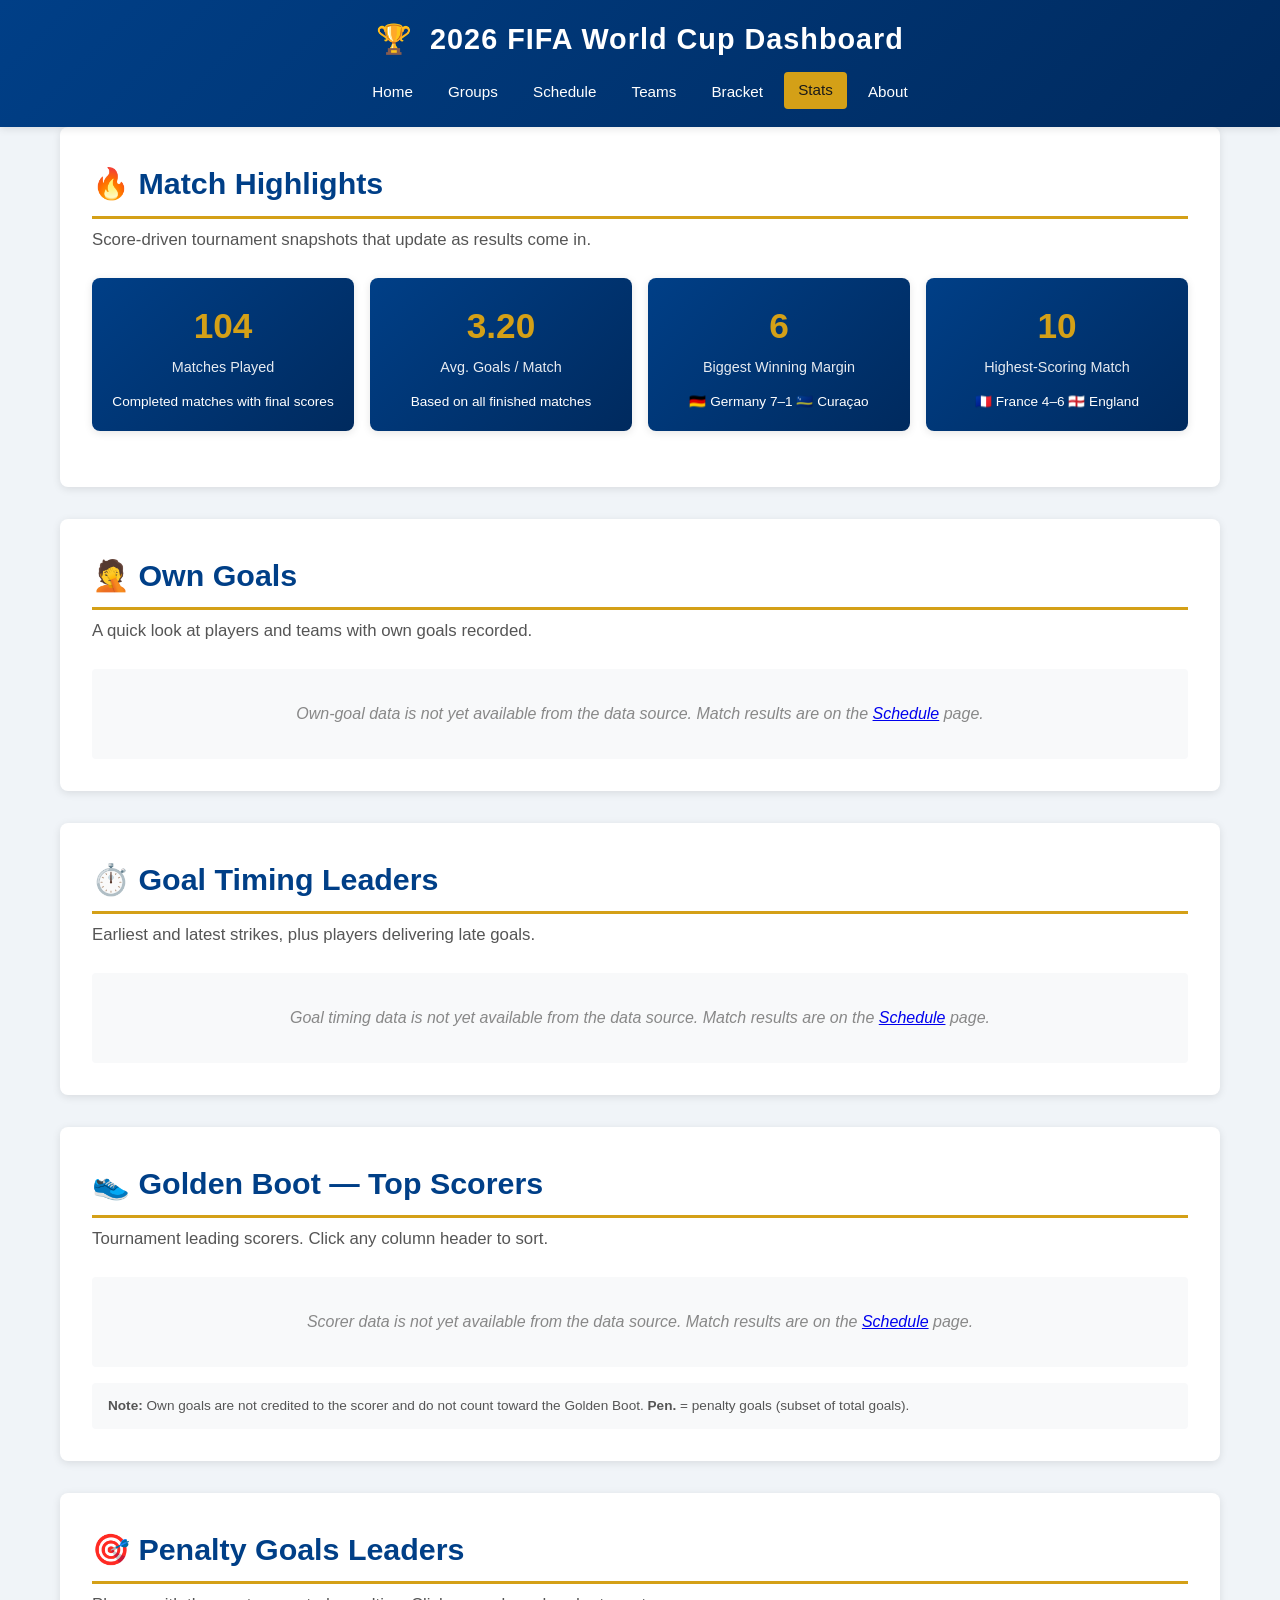
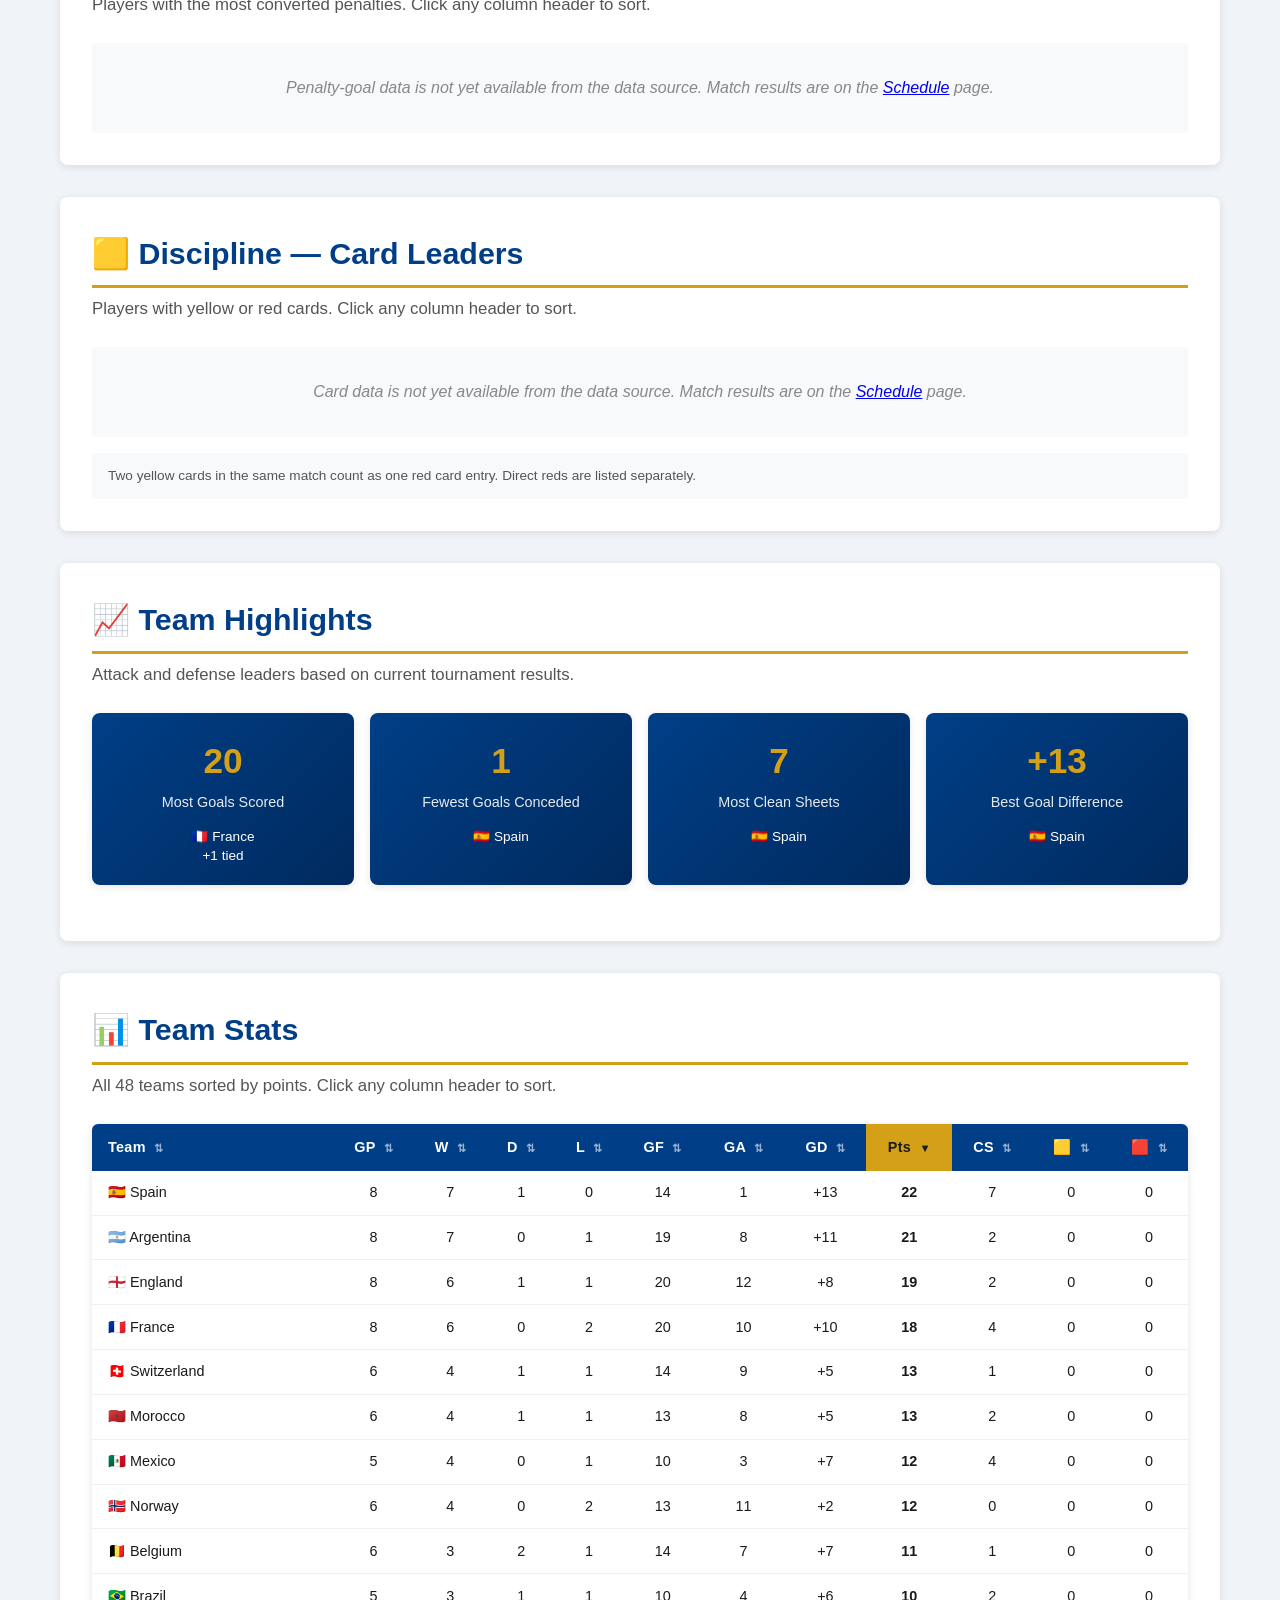
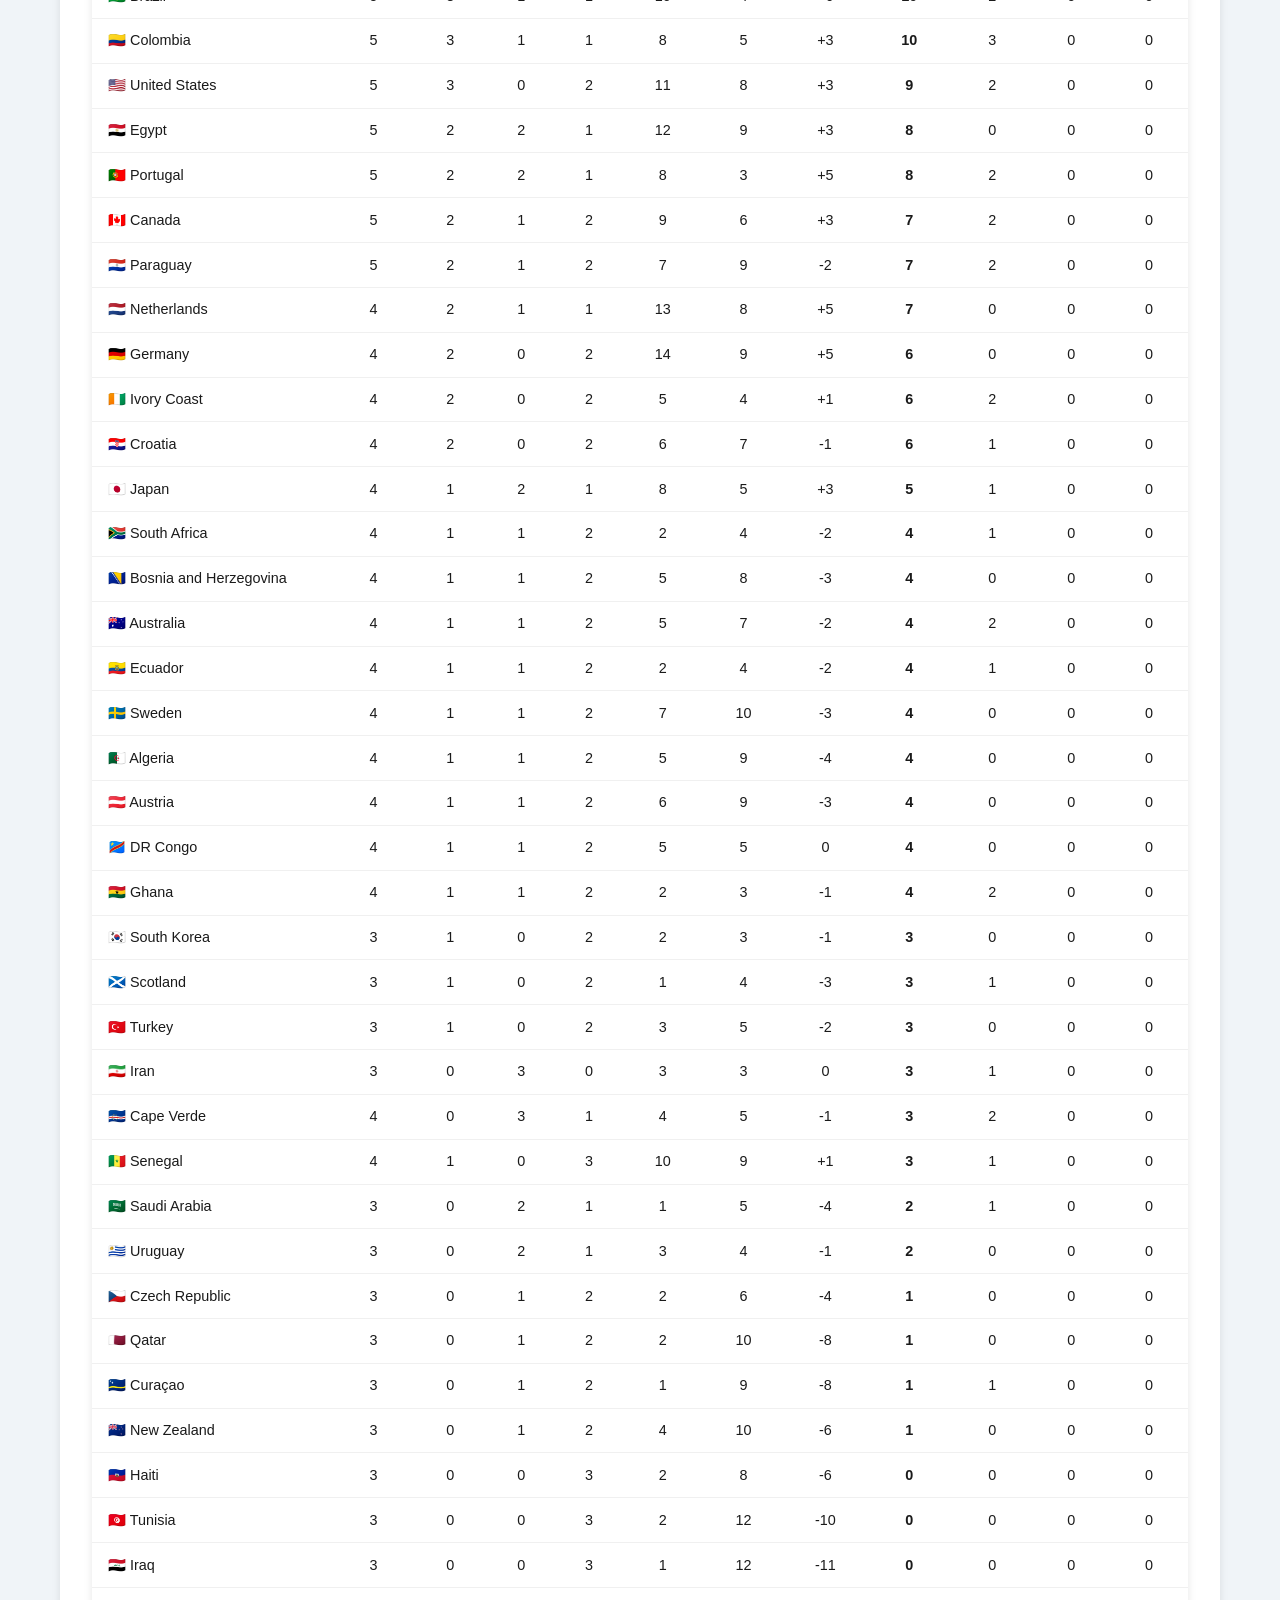
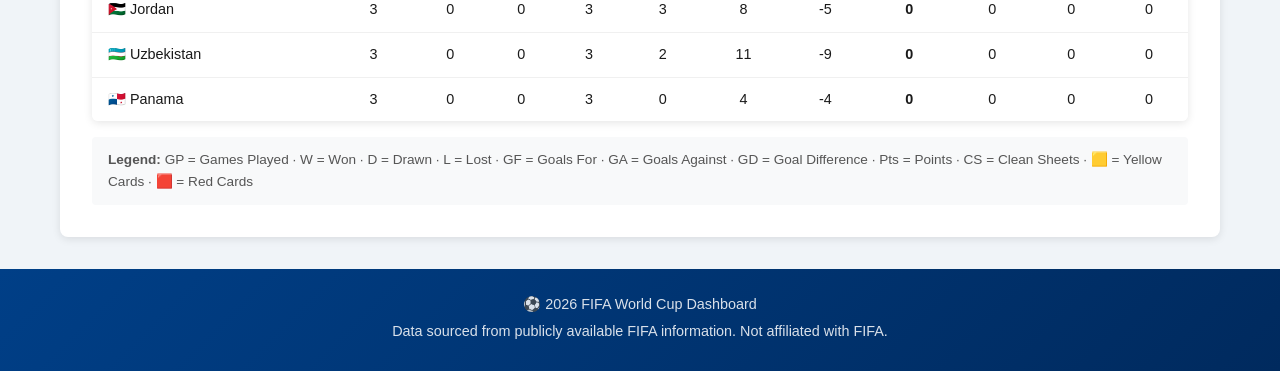
<file: stats.html>
<!DOCTYPE html>
<html lang="en">
<head>
    <meta charset="UTF-8">
    <meta name="viewport" content="width=device-width, initial-scale=1.0">
    <title>2026 FIFA World Cup Dashboard – Stats</title>
    <link rel="stylesheet" href="styles.css?v=20260603">
</head>
<body>
    <header>
        <div class="container">
            <h1><span class="trophy">🏆</span> 2026 FIFA World Cup Dashboard</h1>
            <nav>
                <ul>
                    <li><a href="index.html">Home</a></li>
                    <li><a href="groups.html">Groups</a></li>
                    <li><a href="schedule.html">Schedule</a></li>
                    <li><a href="teams.html">Teams</a></li>
                    <li><a href="bracket.html">Bracket</a></li>
                    <li><a href="stats.html" class="active">Stats</a></li>
                    <li><a href="about.html">About</a></li>
                </ul>
            </nav>
        </div>
    </header>

    <main class="container">

        <!-- Match Highlights -->
        <section>
            <h2>🔥 Match Highlights</h2>
            <p class="subtitle">Score-driven tournament snapshots that update as results come in.</p>
            <div id="match-highlights-container">
                <p class="loading">Loading...</p>
            </div>
        </section>

        <!-- Own Goals -->
        <section>
            <h2>🤦 Own Goals</h2>
            <p class="subtitle">A quick look at players and teams with own goals recorded.</p>
            <div id="own-goals-container">
                <p class="loading">Loading...</p>
            </div>
        </section>

        <!-- Goal Timing -->
        <section>
            <h2>⏱️ Goal Timing Leaders</h2>
            <p class="subtitle">Earliest and latest strikes, plus players delivering late goals.</p>
            <div id="goal-timing-container">
                <p class="loading">Loading...</p>
            </div>
        </section>

        <!-- Golden Boot -->
        <section>
            <h2>👟 Golden Boot — Top Scorers</h2>
            <p class="subtitle">Tournament leading scorers. Click any column header to sort.</p>
            <div id="golden-boot-container">
                <p class="loading">Loading...</p>
            </div>
            <div style="margin-top:1rem;padding:0.75rem 1rem;background:#f8f9fa;border-radius:4px;font-size:0.85rem;color:#555;">
                <strong>Note:</strong> Own goals are not credited to the scorer and do not count toward the Golden Boot.
                <strong>Pen.</strong> = penalty goals (subset of total goals).
            </div>
        </section>

        <!-- Penalty Goals -->
        <section>
            <h2>🎯 Penalty Goals Leaders</h2>
            <p class="subtitle">Players with the most converted penalties. Click any column header to sort.</p>
            <div id="penalty-goals-container">
                <p class="loading">Loading...</p>
            </div>
        </section>

        <!-- Discipline -->
        <section>
            <h2>🟨 Discipline — Card Leaders</h2>
            <p class="subtitle">Players with yellow or red cards. Click any column header to sort.</p>
            <div id="discipline-container">
                <p class="loading">Loading...</p>
            </div>
            <div style="margin-top:1rem;padding:0.75rem 1rem;background:#f8f9fa;border-radius:4px;font-size:0.85rem;color:#555;">
                Two yellow cards in the same match count as one red card entry. Direct reds are listed separately.
            </div>
        </section>

        <!-- Team Highlights -->
        <section>
            <h2>📈 Team Highlights</h2>
            <p class="subtitle">Attack and defense leaders based on current tournament results.</p>
            <div id="team-highlights-container">
                <p class="loading">Loading...</p>
            </div>
        </section>

        <!-- Team Stats -->
        <section>
            <h2>📊 Team Stats</h2>
            <p class="subtitle">
                All 48 teams sorted by points. Click any column header to sort.
            </p>
            <div id="team-stats-container">
                <p class="loading">Loading...</p>
            </div>
            <div style="margin-top:1rem;padding:0.75rem 1rem;background:#f8f9fa;border-radius:4px;font-size:0.85rem;color:#555;">
                <strong>Legend:</strong>
                GP = Games Played · W = Won · D = Drawn · L = Lost ·
                GF = Goals For · GA = Goals Against · GD = Goal Difference · Pts = Points ·
                CS = Clean Sheets · 🟨 = Yellow Cards · 🟥 = Red Cards
            </div>
        </section>

    </main>

    <footer>
        <div class="container">
            <p>⚽ 2026 FIFA World Cup Dashboard</p>
            <p>Data sourced from publicly available FIFA information. Not affiliated with FIFA.</p>
        </div>
    </footer>

    <button id="scroll-to-top" class="scroll-to-top" aria-label="Scroll to top" title="Scroll to top">↑</button>

<script src="scores.js?v=20261015170547"></script>
    <script src="app.js?v=202607012020"></script>
</body>
</html>
</file>
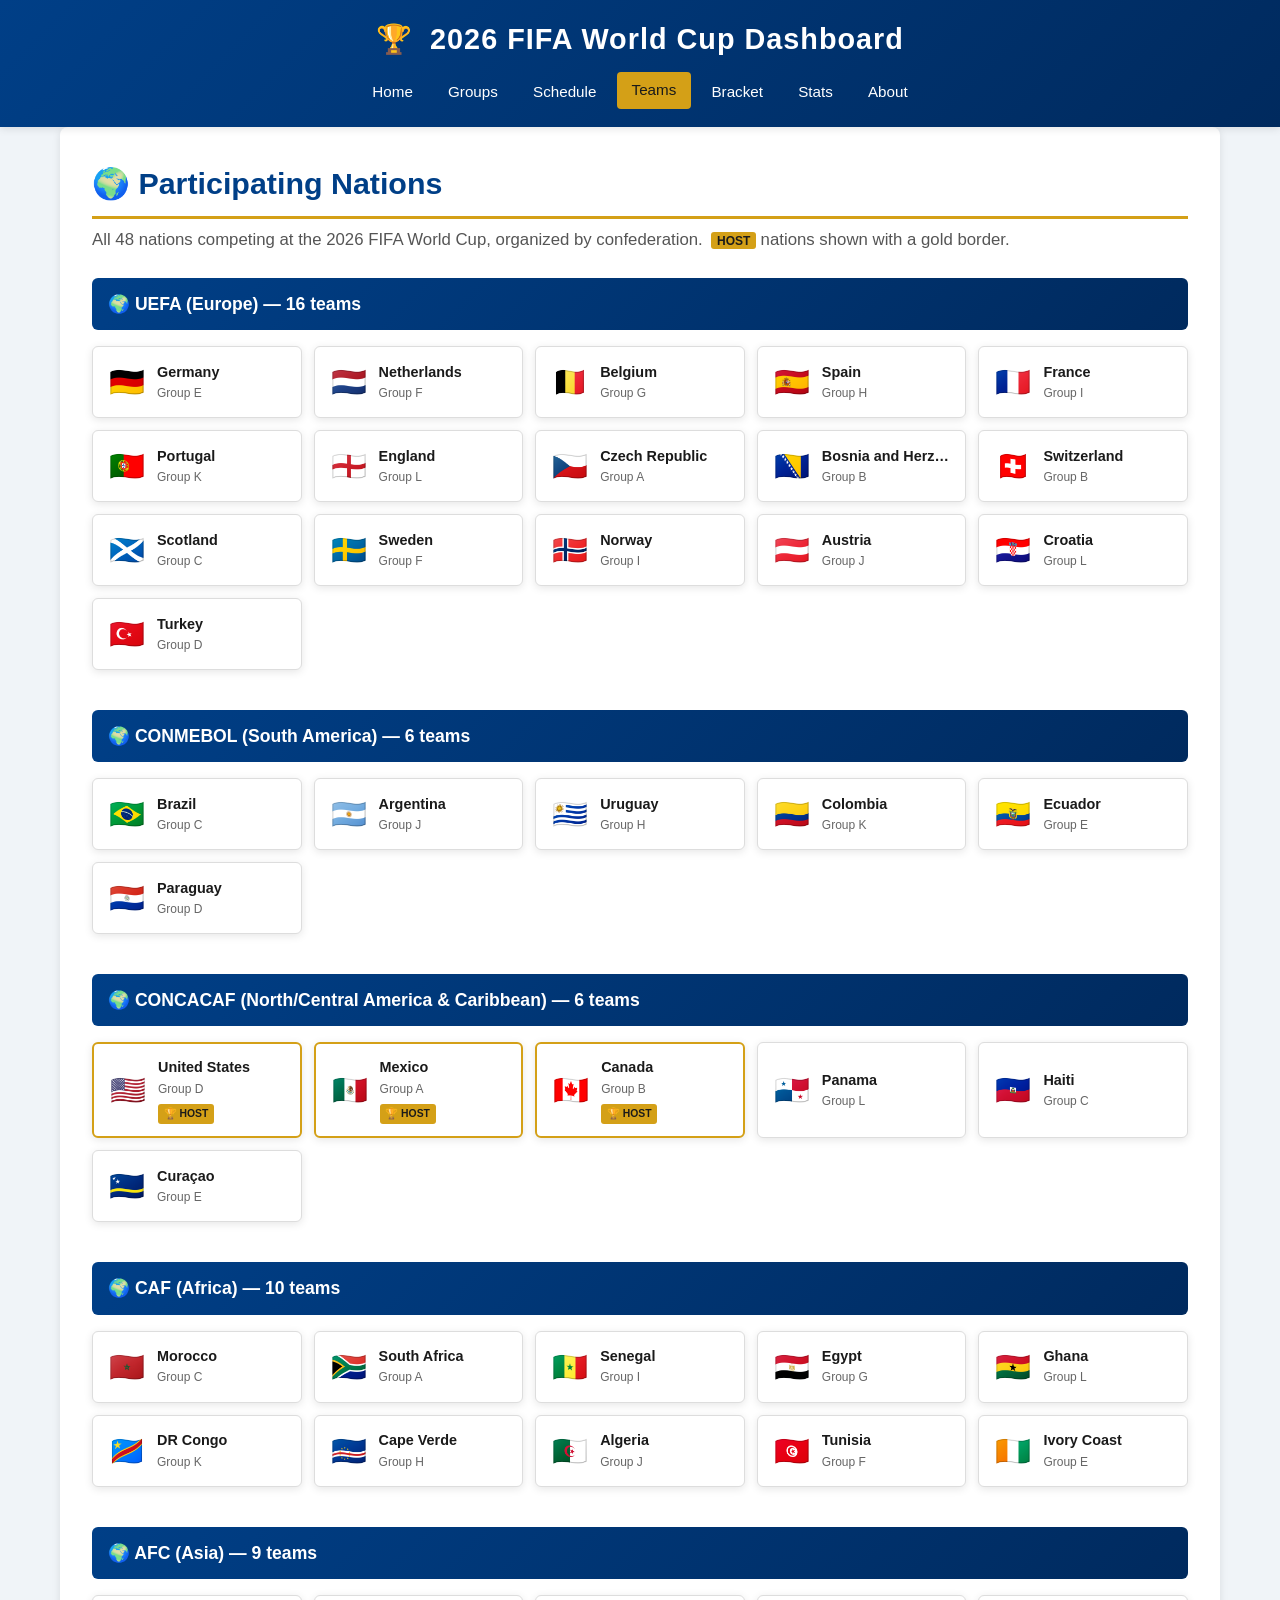
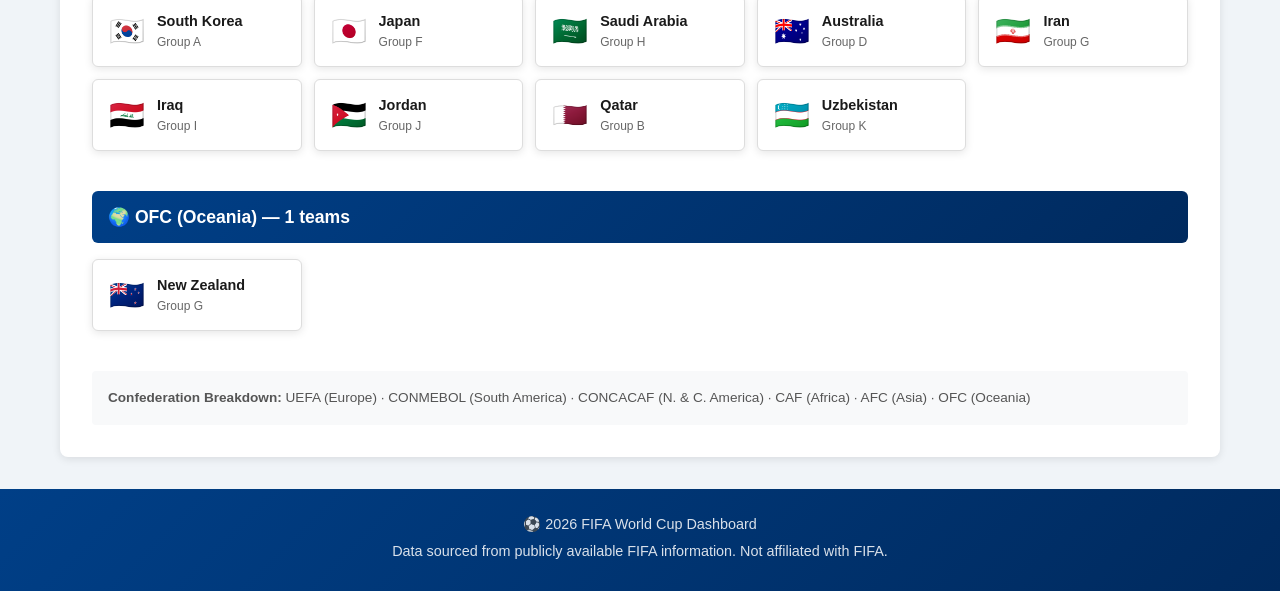
<file: teams.html>
<!DOCTYPE html>
<html lang="en">
<head>
    <meta charset="UTF-8">
    <meta name="viewport" content="width=device-width, initial-scale=1.0">
    <title>2026 FIFA World Cup Dashboard – Teams</title>
    <link rel="stylesheet" href="styles.css?v=20260603">
</head>
<body>
    <header>
        <div class="container">
            <h1><span class="trophy">🏆</span> 2026 FIFA World Cup Dashboard</h1>
            <nav>
                <ul>
                    <li><a href="index.html">Home</a></li>
                    <li><a href="groups.html">Groups</a></li>
                    <li><a href="schedule.html">Schedule</a></li>
                    <li><a href="teams.html" class="active">Teams</a></li>
                    <li><a href="bracket.html">Bracket</a></li>
                    <li><a href="stats.html">Stats</a></li>
                    <li><a href="about.html">About</a></li>
                </ul>
            </nav>
        </div>
    </header>

    <main class="container">
        <section>
            <h2>🌍 Participating Nations</h2>
            <p class="subtitle">
                All 48 nations competing at the 2026 FIFA World Cup, organized by confederation.
                <span style="background:#d4a017;color:#1a1a1a;padding:0.1rem 0.35rem;border-radius:3px;font-weight:700;font-size:0.75rem;margin-left:0.25rem;">HOST</span>
                nations shown with a gold border.
            </p>

            <div id="teams-container">
                <p class="loading">Loading teams...</p>
            </div>

            <div style="margin-top:2rem;padding:1rem;background:#f8f9fa;border-radius:4px;font-size:0.85rem;color:#555;">
                <strong>Confederation Breakdown:</strong>
                UEFA (Europe) · CONMEBOL (South America) · CONCACAF (N. & C. America) ·
                CAF (Africa) · AFC (Asia) · OFC (Oceania)
            </div>
        </section>
    </main>

    <footer>
        <div class="container">
            <p>⚽ 2026 FIFA World Cup Dashboard</p>
            <p>Data sourced from publicly available FIFA information. Not affiliated with FIFA.</p>
        </div>
    </footer>

    <button id="scroll-to-top" class="scroll-to-top" aria-label="Scroll to top" title="Scroll to top">↑</button>

<script src="scores.js?v=20261015170547"></script>
    <script src="app.js?v=202607012020"></script>
</body>
</html>
</file>
<file: styles.css>
/* ==========================================
   2026 FIFA World Cup Dashboard - Main Stylesheet
   Modern, clean design with responsive layout
   ========================================== */

/* CSS Variables for consistent theming */
:root {
    --primary-color: #003f87;        /* FIFA Blue */
    --secondary-color: #d4a017;      /* FIFA Gold */
    --accent-color: #00a651;         /* Soccer Green */
    --host-usa: #b22234;             /* USA Red */
    --host-canada: #ff0000;          /* Canada Red */
    --host-mexico: #006847;          /* Mexico Green */
    --text-dark: #1a1a1a;
    --text-light: #ffffff;
    --bg-light: #f0f4f8;
    --bg-white: #ffffff;
    --border-color: #ddd;
    --hover-color: #002a5e;
    --success-color: #28a745;
    --shadow: 0 2px 8px rgba(0,0,0,0.1);
    --shadow-hover: 0 4px 12px rgba(0,0,0,0.18);
}

/* Reset and base styles */
* {
    margin: 0;
    padding: 0;
    box-sizing: border-box;
}

body {
    font-family: 'Segoe UI', Tahoma, Geneva, Verdana, sans-serif;
    line-height: 1.6;
    color: var(--text-dark);
    background-color: var(--bg-light);
    min-height: 100vh;
    display: flex;
    flex-direction: column;
}

/* Container for consistent width */
.container {
    max-width: 1200px;
    margin: 0 auto;
    padding: 0 20px;
    width: 100%;
}

/* ==========================================
   Header Styles
   ========================================== */
header {
    background: linear-gradient(135deg, var(--primary-color) 0%, var(--hover-color) 100%);
    color: var(--text-light);
    padding: 1rem 0;
    box-shadow: var(--shadow);
    position: sticky;
    top: 0;
    z-index: 1000;
}

header h1 {
    font-size: 1.8rem;
    margin-bottom: 0.75rem;
    text-align: center;
    letter-spacing: 1px;
}

header h1 .trophy {
    margin-right: 0.5rem;
}

/* Navigation styles */
nav ul {
    list-style: none;
    display: flex;
    justify-content: center;
    flex-wrap: wrap;
    gap: 0.4rem;
}

nav ul li {
    position: relative;
}

nav ul li a {
    color: var(--text-light);
    text-decoration: none;
    padding: 0.4rem 0.9rem;
    display: block;
    border-radius: 4px;
    transition: all 0.3s ease;
    font-weight: 500;
    font-size: 0.95rem;
}

nav ul li a:hover,
nav ul li a.active {
    background-color: var(--secondary-color);
    color: var(--text-dark);
    transform: translateY(-2px);
}

/* ==========================================
   Main Content Styles
   ========================================== */
main {
    flex: 1;
    padding: 2rem 0;
}

section {
    background-color: var(--bg-white);
    padding: 2rem;
    border-radius: 8px;
    box-shadow: var(--shadow);
    margin-bottom: 2rem;
}

h2 {
    color: var(--primary-color);
    font-size: 1.9rem;
    margin-bottom: 0.5rem;
    border-bottom: 3px solid var(--secondary-color);
    padding-bottom: 0.5rem;
}

h3 {
    color: var(--primary-color);
    font-size: 1.4rem;
    margin-top: 1.5rem;
    margin-bottom: 0.75rem;
}

.subtitle {
    color: #555;
    font-size: 1.05rem;
    margin-bottom: 1.5rem;
}

/* ==========================================
   Tournament Stats / Summary Cards
   ========================================== */
.stats-grid {
    display: grid;
    grid-template-columns: repeat(auto-fit, minmax(180px, 1fr));
    gap: 1rem;
    margin: 1.5rem 0;
}

.stat-card {
    background: linear-gradient(135deg, var(--primary-color), var(--hover-color));
    color: var(--text-light);
    padding: 1.25rem;
    border-radius: 8px;
    text-align: center;
    box-shadow: var(--shadow);
    transition: transform 0.2s ease, box-shadow 0.2s ease;
}

.stat-card:hover {
    transform: translateY(-3px);
    box-shadow: var(--shadow-hover);
}

.stat-card .stat-number {
    font-size: 2.2rem;
    font-weight: 700;
    display: block;
    color: var(--secondary-color);
}

.stat-card .stat-label {
    font-size: 0.9rem;
    opacity: 0.9;
    margin-top: 0.25rem;
}

/* ==========================================
   Host Nations Banner
   ========================================== */
.host-nations {
    display: flex;
    gap: 1rem;
    margin: 1.5rem 0;
    flex-wrap: wrap;
}

.host-card {
    flex: 1;
    min-width: 160px;
    padding: 1rem;
    border-radius: 8px;
    text-align: center;
    color: var(--text-light);
    box-shadow: var(--shadow);
}

.host-card.usa { background-color: var(--host-usa); }
.host-card.canada { background-color: var(--host-canada); }
.host-card.mexico { background-color: var(--host-mexico); }

.host-card .flag {
    font-size: 2.5rem;
    display: block;
    margin-bottom: 0.5rem;
}

.host-card h4 {
    font-size: 1.1rem;
    margin-bottom: 0.25rem;
}

.host-card p {
    font-size: 0.85rem;
    opacity: 0.9;
}

/* ==========================================
   Groups Page - Group Cards
   ========================================== */
.groups-grid {
    display: grid;
    grid-template-columns: repeat(auto-fill, minmax(300px, 1fr));
    gap: 1.5rem;
    margin-top: 1.5rem;
}

.group-card {
    background-color: var(--bg-white);
    border: 1px solid var(--border-color);
    border-radius: 8px;
    overflow: hidden;
    box-shadow: var(--shadow);
    transition: box-shadow 0.2s ease;
}

.group-card:hover {
    box-shadow: var(--shadow-hover);
}

.group-card-header {
    background: linear-gradient(135deg, var(--primary-color), var(--hover-color));
    color: var(--text-light);
    padding: 0.75rem 1rem;
    font-size: 1.1rem;
    font-weight: 700;
    letter-spacing: 0.5px;
}

.group-card table {
    width: 100%;
    border-collapse: collapse;
}

.group-card table thead th {
    background-color: var(--bg-light);
    color: var(--text-dark);
    font-size: 0.75rem;
    text-transform: uppercase;
    padding: 0.5rem 0.6rem;
    text-align: center;
    border-bottom: 2px solid var(--border-color);
}

.group-card table thead th:first-child {
    text-align: left;
}

.group-card table tbody td {
    padding: 0.55rem 0.6rem;
    text-align: center;
    border-bottom: 1px solid #f0f0f0;
    font-size: 0.9rem;
}

.group-card table tbody td:first-child {
    text-align: left;
    font-weight: 500;
}

.group-card table tbody tr:last-child td {
    border-bottom: none;
}

.group-card table tbody tr:hover {
    background-color: #f8f9ff;
}

.group-card table tbody tr.qualified {
    background-color: #e8f5e9;
}

.group-card table tbody tr.qualified td:first-child::after {
    content: ' ✓';
    color: var(--accent-color);
    font-size: 0.75rem;
}

.team-flag {
    margin-right: 0.4rem;
}

/* ==========================================
   Schedule Page
   ========================================== */
.filter-controls {
    display: flex;
    gap: 1rem;
    margin-bottom: 1.5rem;
    flex-wrap: wrap;
    align-items: center;
}

.filter-controls label {
    font-weight: 600;
    color: var(--primary-color);
}

.filter-controls select,
.filter-controls input {
    padding: 0.5rem 0.8rem;
    border: 1px solid var(--border-color);
    border-radius: 4px;
    font-size: 0.95rem;
    background-color: var(--bg-white);
    color: var(--text-dark);
    cursor: pointer;
}

.filter-controls select:focus,
.filter-controls input:focus {
    outline: 2px solid var(--primary-color);
    border-color: var(--primary-color);
}

/* Match Cards */
.match-day {
    margin-bottom: 2rem;
}

.match-day-header {
    font-size: 1.1rem;
    font-weight: 700;
    color: var(--text-light);
    background: linear-gradient(135deg, var(--primary-color), var(--hover-color));
    padding: 0.6rem 1rem;
    border-radius: 6px 6px 0 0;
    margin-bottom: 0;
}

.matches-list {
    border: 1px solid var(--border-color);
    border-top: none;
    border-radius: 0 0 6px 6px;
    overflow: hidden;
}

.match-item {
    display: grid;
    grid-template-columns: 80px 1fr auto 1fr 180px;
    align-items: center;
    padding: 0.75rem 1rem;
    border-bottom: 1px solid #f0f0f0;
    gap: 0.75rem;
    transition: background-color 0.2s ease;
}

.match-item:last-child {
    border-bottom: none;
}

.match-item:hover {
    background-color: #f8f9ff;
}

.match-time {
    font-size: 0.85rem;
    color: #666;
    font-weight: 600;
}

.match-team {
    font-weight: 600;
    font-size: 0.95rem;
}

.match-team.home {
    text-align: right;
}

.match-vs {
    text-align: center;
    font-weight: 700;
    color: var(--primary-color);
    font-size: 1rem;
}

.match-score {
    text-align: center;
    font-size: 1.2rem;
    font-weight: 700;
    color: var(--primary-color);
}

.match-score.upcoming {
    color: #888;
    font-size: 0.9rem;
}

.match-venue {
    font-size: 0.8rem;
    color: #666;
    text-align: right;
}

.match-group-badge {
    display: inline-block;
    background-color: var(--secondary-color);
    color: var(--text-dark);
    font-size: 0.7rem;
    font-weight: 700;
    padding: 0.15rem 0.4rem;
    border-radius: 3px;
    margin-right: 0.3rem;
    vertical-align: middle;
}

/* ==========================================
   Teams Page
   ========================================== */
.confederation-section {
    margin-bottom: 2.5rem;
}

.confederation-header {
    background: linear-gradient(135deg, var(--primary-color), var(--hover-color));
    color: var(--text-light);
    padding: 0.75rem 1rem;
    border-radius: 6px;
    margin-bottom: 1rem;
    font-size: 1.1rem;
    font-weight: 700;
}

.teams-grid {
    display: grid;
    grid-template-columns: repeat(auto-fill, minmax(200px, 1fr));
    gap: 0.75rem;
}

.team-card {
    display: flex;
    align-items: center;
    gap: 0.75rem;
    padding: 0.75rem 1rem;
    background-color: var(--bg-white);
    border: 1px solid var(--border-color);
    border-radius: 6px;
    box-shadow: var(--shadow);
    transition: box-shadow 0.2s ease, transform 0.2s ease;
}

.team-card:hover {
    box-shadow: var(--shadow-hover);
    transform: translateY(-2px);
}

.team-card .team-flag-large {
    font-size: 1.8rem;
    flex-shrink: 0;
}

.team-card .team-info {
    flex: 1;
    min-width: 0;
}

.team-card .team-name {
    font-weight: 600;
    font-size: 0.9rem;
    white-space: nowrap;
    overflow: hidden;
    text-overflow: ellipsis;
}

.team-card .team-group {
    font-size: 0.75rem;
    color: #666;
}

.team-card.host-nation {
    border-color: var(--secondary-color);
    border-width: 2px;
}

.team-card .host-badge {
    font-size: 0.65rem;
    background-color: var(--secondary-color);
    color: var(--text-dark);
    padding: 0.1rem 0.35rem;
    border-radius: 3px;
    font-weight: 700;
    display: inline-block;
    margin-top: 0.15rem;
}

/* ==========================================
   Knockout Bracket
   ========================================== */
.bracket-container {
    overflow-x: auto;
    padding: 1rem 0;
}

.bracket-info {
    background-color: #fff3cd;
    border-left: 4px solid var(--secondary-color);
    padding: 1rem 1.5rem;
    border-radius: 4px;
    margin-bottom: 1.5rem;
}

.bracket-info h3 {
    color: #856404;
    margin-top: 0;
    font-size: 1.1rem;
}

.bracket-info p {
    margin: 0;
    color: #555;
    font-size: 0.95rem;
}

.round-section {
    margin-bottom: 2rem;
}

.round-header {
    font-size: 1.15rem;
    font-weight: 700;
    color: var(--text-light);
    background: linear-gradient(135deg, var(--accent-color), #007a3d);
    padding: 0.6rem 1rem;
    border-radius: 6px;
    margin-bottom: 1rem;
}

.matches-grid {
    display: grid;
    grid-template-columns: repeat(auto-fill, minmax(280px, 1fr));
    gap: 1rem;
}

.bracket-match {
    border: 1px solid var(--border-color);
    border-radius: 6px;
    overflow: hidden;
    box-shadow: var(--shadow);
}

.bracket-match .match-header {
    background-color: var(--bg-light);
    padding: 0.4rem 0.75rem;
    font-size: 0.8rem;
    color: #666;
    font-weight: 600;
    border-bottom: 1px solid var(--border-color);
}

.bracket-match .bracket-team {
    display: flex;
    justify-content: space-between;
    align-items: center;
    padding: 0.6rem 0.75rem;
    font-size: 0.95rem;
    border-bottom: 1px solid #f0f0f0;
}

.bracket-match .bracket-team:last-child {
    border-bottom: none;
}

.bracket-match .bracket-team span {
    font-weight: 500;
}

.bracket-match .bracket-team .score {
    font-weight: 700;
    color: var(--primary-color);
    font-size: 1rem;
    min-width: 2rem;
    text-align: center;
}

.bracket-match .bracket-team.tbd {
    color: #aaa;
    font-style: italic;
}

.bracket-match-footer {
    padding: 0.35rem 0.75rem;
    font-size: 0.75rem;
    color: #888;
    background-color: #fafafa;
    border-top: 1px solid #f0f0f0;
}

/* ==========================================
   Table Styles
   ========================================== */
.table-container {
    overflow-x: auto;
    margin: 1rem 0;
    border-radius: 6px;
    box-shadow: var(--shadow);
}

table {
    width: 100%;
    border-collapse: collapse;
    background-color: var(--bg-white);
}

thead th {
    background-color: var(--primary-color);
    color: var(--text-light);
    padding: 0.75rem 1rem;
    text-align: left;
    font-weight: 600;
    font-size: 0.9rem;
    letter-spacing: 0.3px;
    white-space: nowrap;
}

thead th:not(:first-child) {
    text-align: center;
}

tbody td {
    padding: 0.65rem 1rem;
    border-bottom: 1px solid #f0f0f0;
    font-size: 0.9rem;
}

tbody td:not(:first-child) {
    text-align: center;
}

tbody tr:hover {
    background-color: #f8f9ff;
}

tbody tr:last-child td {
    border-bottom: none;
}

.loading {
    text-align: center !important;
    color: #888;
    font-style: italic;
    padding: 1.5rem !important;
}

/* ==========================================
   Feature List
   ========================================== */
.feature-list {
    list-style: none;
    padding-left: 0;
    margin: 1rem 0;
}

.feature-list li {
    padding: 0.5rem 0.5rem 0.5rem 1.5rem;
    position: relative;
    font-size: 1rem;
    border-bottom: 1px solid #f0f0f0;
}

.feature-list li:last-child {
    border-bottom: none;
}

.feature-list li::before {
    content: '⚽';
    position: absolute;
    left: 0;
    font-size: 0.85rem;
}

/* ==========================================
   Countdown Timer
   ========================================== */
.countdown-section {
    background: linear-gradient(135deg, var(--primary-color), var(--hover-color));
    color: var(--text-light);
    padding: 1.5rem;
    border-radius: 8px;
    text-align: center;
    margin: 1.5rem 0;
}

.countdown-section h3 {
    color: var(--secondary-color);
    margin-top: 0;
    margin-bottom: 1rem;
}

.countdown-grid {
    display: flex;
    justify-content: center;
    gap: 1rem;
    flex-wrap: wrap;
}

.countdown-unit {
    text-align: center;
    background: rgba(255, 255, 255, 0.1);
    padding: 0.75rem 1.25rem;
    border-radius: 6px;
    min-width: 80px;
}

.countdown-unit .number {
    font-size: 2.5rem;
    font-weight: 700;
    color: var(--secondary-color);
    display: block;
    line-height: 1;
}

.countdown-unit .unit-label {
    font-size: 0.75rem;
    text-transform: uppercase;
    letter-spacing: 1px;
    margin-top: 0.25rem;
    opacity: 0.85;
}

/* ==========================================
   Footer Styles
   ========================================== */
footer {
    background: linear-gradient(135deg, var(--primary-color) 0%, var(--hover-color) 100%);
    color: var(--text-light);
    padding: 1.5rem 0;
    text-align: center;
    margin-top: auto;
}

footer p {
    margin-bottom: 0.25rem;
    font-size: 0.9rem;
    opacity: 0.85;
}

/* ==========================================
   Utility / Misc
   ========================================== */
.sr-only {
    position: absolute;
    width: 1px;
    height: 1px;
    padding: 0;
    margin: -1px;
    overflow: hidden;
    clip: rect(0, 0, 0, 0);
    white-space: nowrap;
    border-width: 0;
}

.scroll-to-top {
    position: fixed;
    bottom: 2rem;
    right: 2rem;
    background-color: var(--primary-color);
    color: var(--text-light);
    border: none;
    border-radius: 50%;
    width: 44px;
    height: 44px;
    font-size: 1.2rem;
    cursor: pointer;
    box-shadow: var(--shadow-hover);
    display: none;
    align-items: center;
    justify-content: center;
    transition: background-color 0.2s ease, transform 0.2s ease;
    z-index: 999;
}

.scroll-to-top:hover {
    background-color: var(--secondary-color);
    color: var(--text-dark);
    transform: translateY(-2px);
}

.scroll-to-top.visible {
    display: flex;
}

/* ==========================================
   Stats Page — Sortable Tables
   ========================================== */
.sortable-col {
    cursor: pointer;
    user-select: none;
    white-space: nowrap;
    transition: background-color 0.15s ease;
}

.sortable-col:hover {
    background-color: var(--hover-color);
}

.sortable-col.sort-active {
    background-color: var(--secondary-color);
    color: var(--text-dark);
}

.sort-arrow {
    font-size: 0.7rem;
    margin-left: 0.25rem;
    opacity: 0.6;
}

.sortable-col.sort-active .sort-arrow {
    opacity: 1;
}

.rank-cell {
    font-weight: 700;
    text-align: center !important;
    min-width: 2.5rem;
}

.no-data {
    text-align: center;
    color: #888;
    font-style: italic;
    padding: 2rem 1rem;
    background: #f8f9fa;
    border-radius: 4px;
    margin: 0;
}

/* ==========================================
   Responsive Design
   ========================================== */
@media (max-width: 768px) {
    header h1 {
        font-size: 1.3rem;
    }

    nav ul {
        gap: 0.25rem;
    }

    nav ul li a {
        padding: 0.35rem 0.6rem;
        font-size: 0.85rem;
    }

    .match-item {
        grid-template-columns: 1fr;
        gap: 0.3rem;
    }

    .match-team.home {
        text-align: left;
    }

    .match-vs {
        text-align: left;
    }

    .match-venue {
        text-align: left;
    }

    .stats-grid {
        grid-template-columns: repeat(2, 1fr);
    }

    .host-nations {
        flex-direction: column;
    }

    .groups-grid {
        grid-template-columns: 1fr;
    }

    .countdown-grid {
        gap: 0.5rem;
    }

    .countdown-unit .number {
        font-size: 1.8rem;
    }

    .matches-grid {
        grid-template-columns: 1fr;
    }

    h2 {
        font-size: 1.5rem;
    }
}

@media (max-width: 480px) {
    .stats-grid {
        grid-template-columns: 1fr;
    }

    section {
        padding: 1.25rem;
    }
}
</file>
